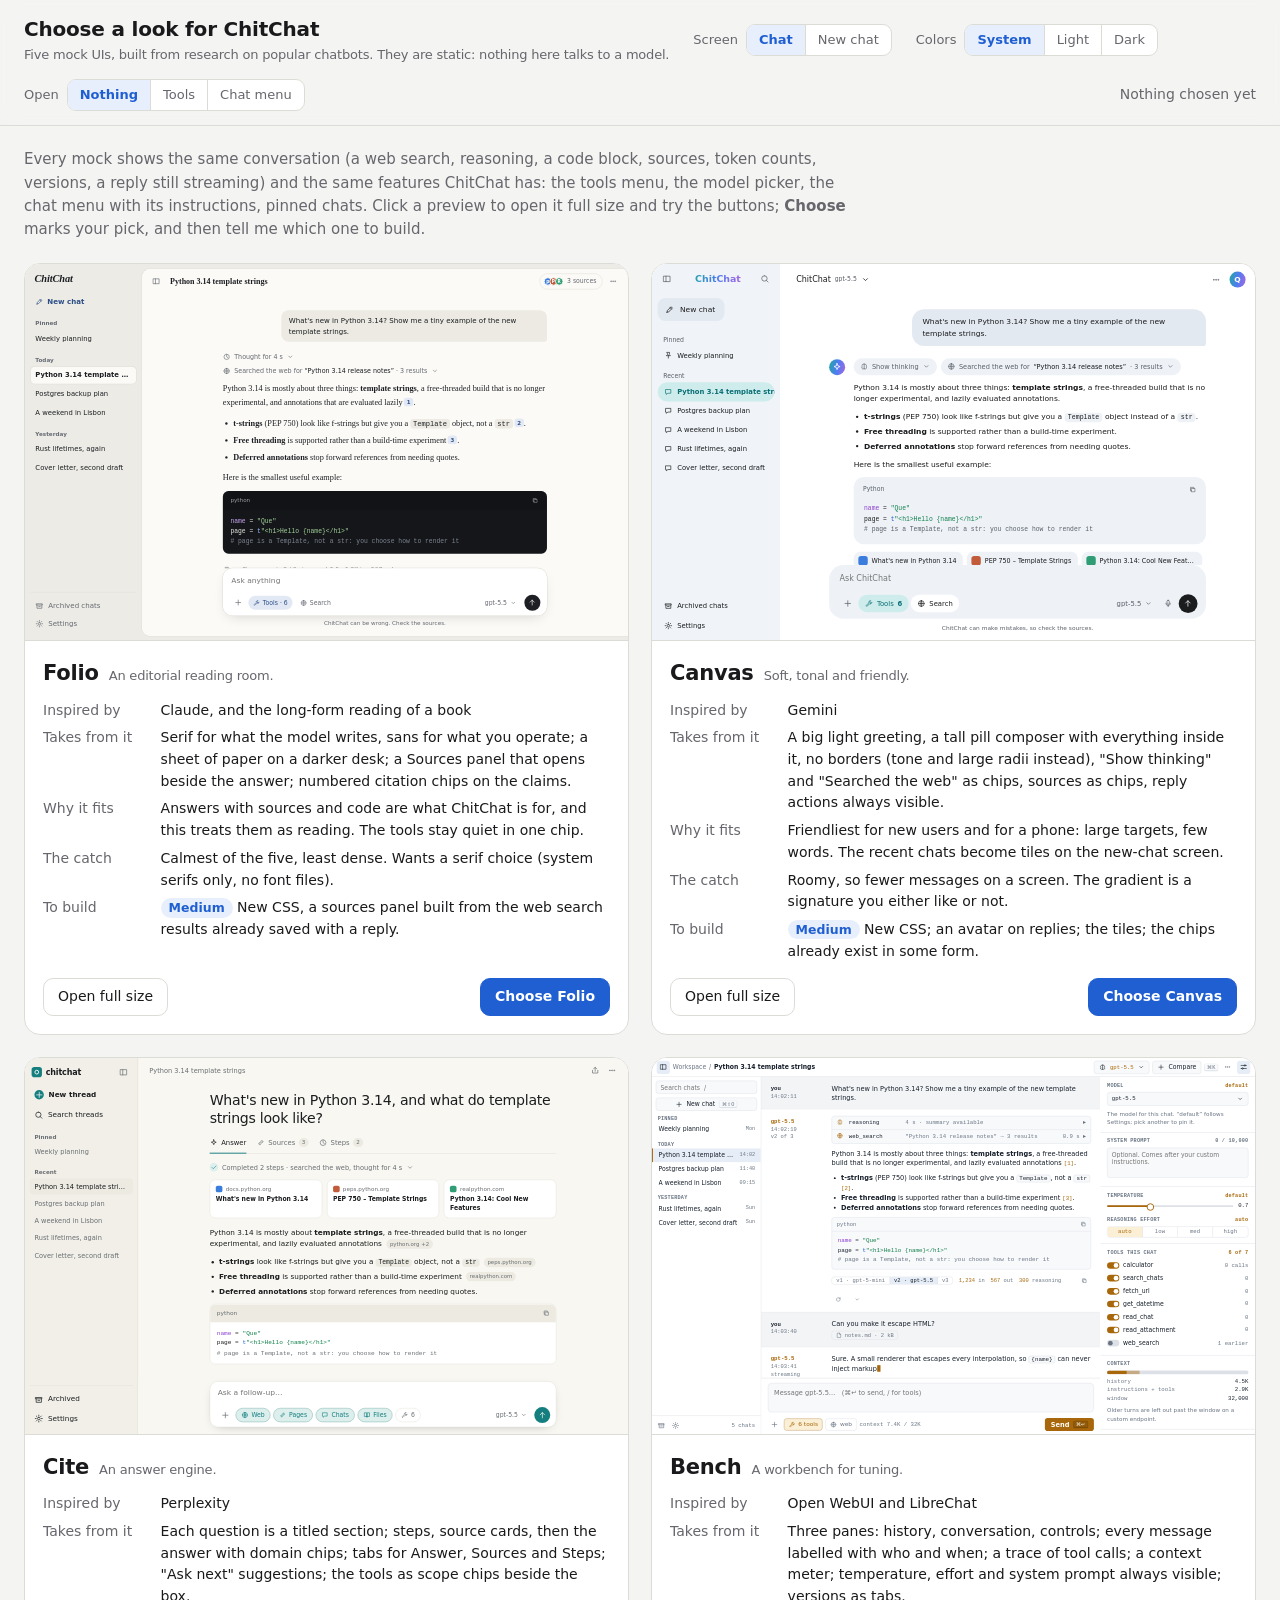
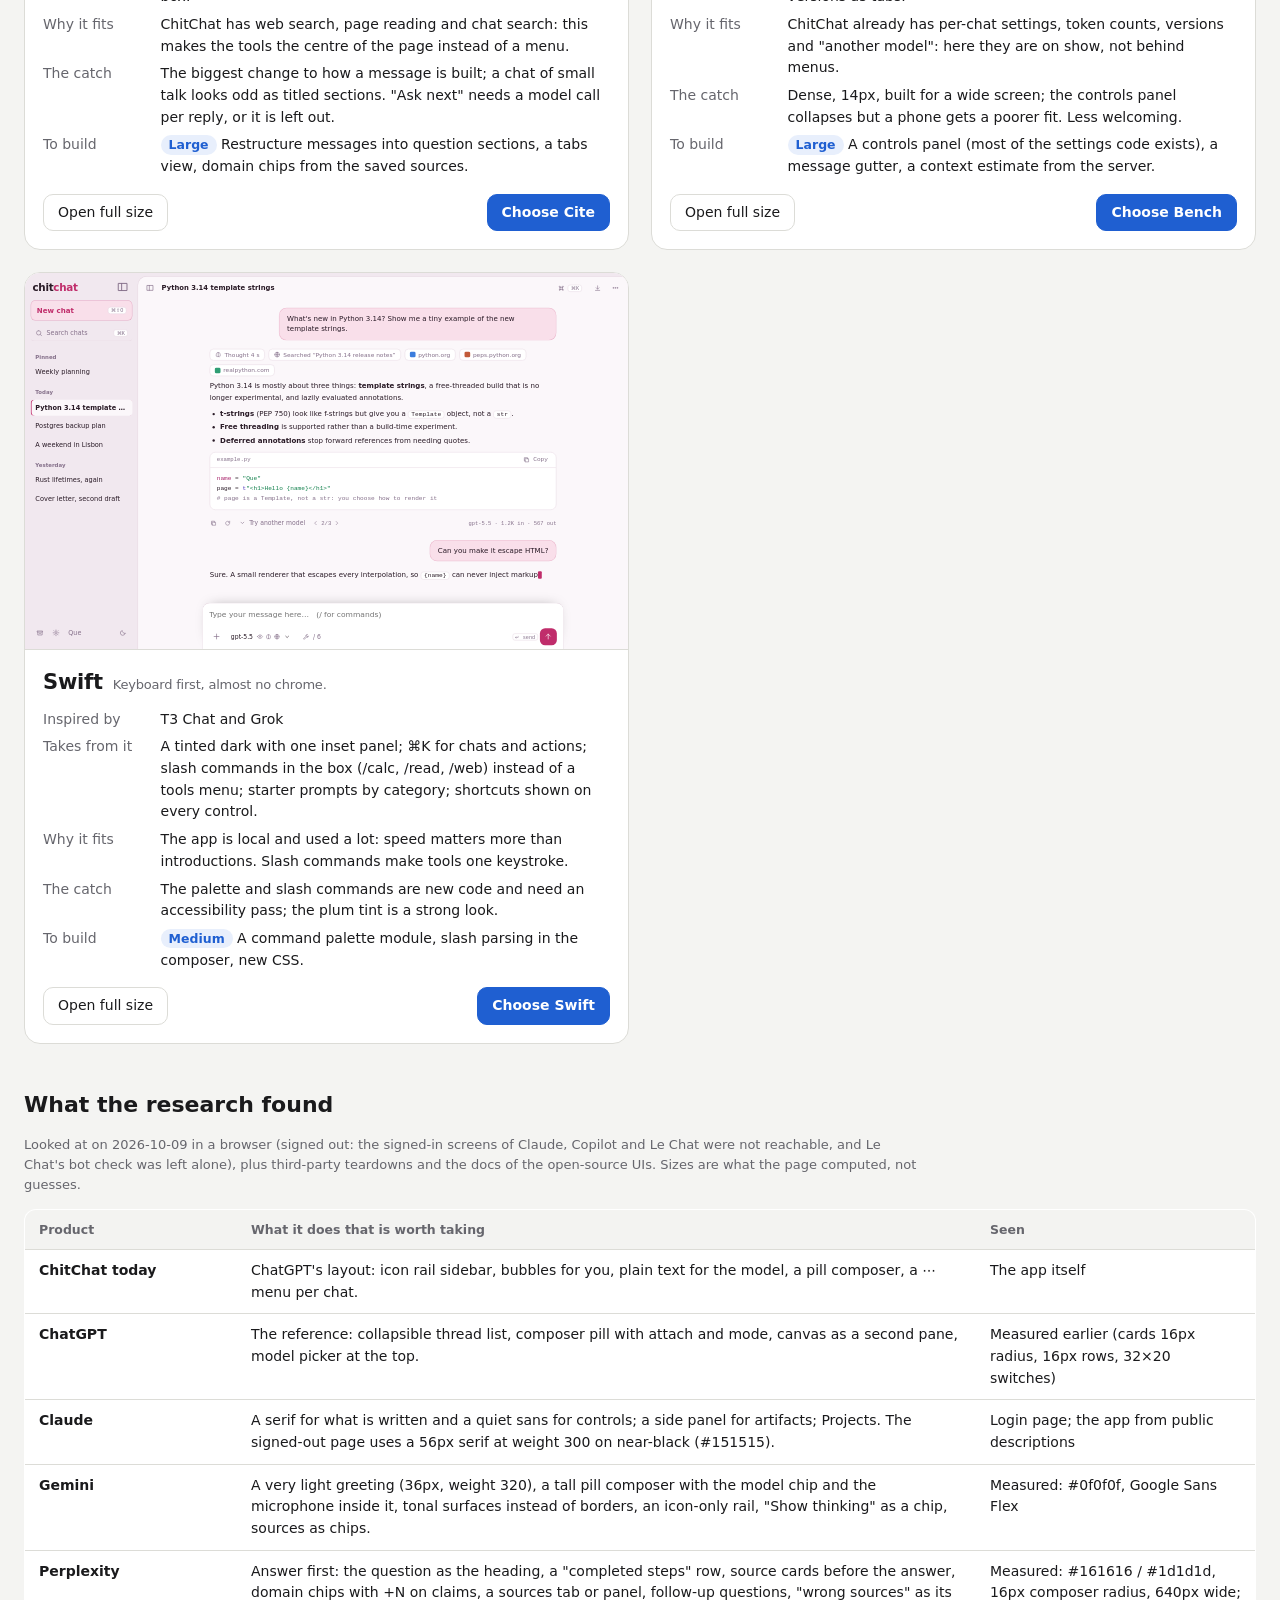
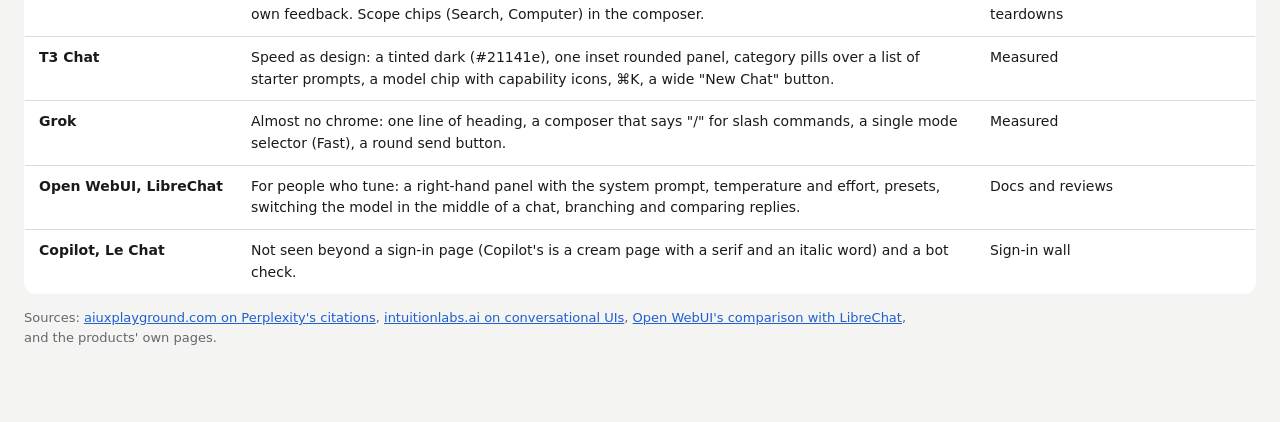
<file: design/mockups/index.html>
<!doctype html>
<html lang="en">
<head>
<meta charset="utf-8">
<meta name="viewport" content="width=device-width, initial-scale=1">
<title>Choose a look · ChitChat mocks</title>
<style>
:root { color-scheme: light dark; --bg: light-dark(#f4f4f2, #141415); --card: light-dark(#ffffff, #1d1d1f); --ink: light-dark(#1a1a1c, #ececee); --muted: light-dark(#66666d, #9d9da6); --line: light-dark(#dcdcd7, #2c2c30); --accent: light-dark(#1f5fd1, #7fa8ff); --soft: light-dark(#e8effc, #1d2a44); --sans: -apple-system, "Avenir Next", system-ui, sans-serif; }
:root[data-theme="light"] { color-scheme: light; } :root[data-theme="dark"] { color-scheme: dark; }
* { box-sizing: border-box; }
body { margin: 0; background: var(--bg); color: var(--ink); font: 15px/1.55 var(--sans); }
header.top { position: sticky; top: 0; z-index: 5; background: color-mix(in srgb, var(--bg) 92%, transparent); backdrop-filter: blur(10px); border-bottom: 1px solid var(--line); }
.in { max-width: 80rem; margin: 0 auto; padding: 14px 24px; display: flex; flex-wrap: wrap; gap: 14px 24px; align-items: center; }
h1 { font-size: 20px; margin: 0; letter-spacing: -0.01em; } h1 small { display: block; font-size: 13px; font-weight: 400; color: var(--muted); }
.ctl { display: flex; align-items: center; gap: 8px; font-size: 13px; color: var(--muted); }
.seg { display: inline-flex; border: 1px solid var(--line); border-radius: 9px; overflow: hidden; background: var(--card); }
.seg button { font: inherit; font-size: 13px; padding: 5px 12px; border: 0; background: none; color: var(--muted); cursor: pointer; border-right: 1px solid var(--line); }
.seg button:last-child { border: 0; } .seg button[aria-pressed="true"] { background: var(--soft); color: var(--accent); font-weight: 600; }
.pick { margin-left: auto; font-size: 14px; display: flex; gap: 10px; align-items: center; }
.pick b { color: var(--accent); }
.pick button { font: inherit; font-size: 13px; padding: 5px 12px; border-radius: 9px; border: 1px solid var(--line); background: var(--card); color: var(--ink); cursor: pointer; }
main { max-width: 80rem; margin: 0 auto; padding: 22px 24px 60px; }
.lede { max-width: 52rem; color: var(--muted); margin: 0 0 22px; }
.grid { display: grid; grid-template-columns: repeat(auto-fit, minmax(min(34rem, 100%), 1fr)); gap: 22px; }
.card { background: var(--card); border: 1px solid var(--line); border-radius: 16px; overflow: hidden; display: flex; flex-direction: column; }
.card[data-picked="true"] { border-color: var(--accent); box-shadow: 0 0 0 2px var(--accent); }
.shot { position: relative; aspect-ratio: 16 / 10; overflow: hidden; background: var(--line); border-bottom: 1px solid var(--line); }
.shot iframe { position: absolute; left: 0; top: 0; width: 1280px; height: 800px; border: 0; transform-origin: 0 0; pointer-events: none; background: #fff; }
.shot a { position: absolute; inset: 0; z-index: 1; }
.info { padding: 16px 18px 18px; display: flex; flex-direction: column; gap: 10px; flex: 1; }
.info h2 { margin: 0; font-size: 21px; letter-spacing: -0.01em; display: flex; align-items: baseline; gap: 10px; flex-wrap: wrap; }
.info h2 span { font-size: 13px; font-weight: 400; color: var(--muted); }
.info p { margin: 0; } .tag { color: var(--muted); font-size: 14px; }
dl { margin: 0; display: grid; grid-template-columns: 6.6rem 1fr; gap: 6px 12px; font-size: 14px; }
dt { color: var(--muted); } dd { margin: 0; }
.eff { display: inline-block; padding: 0 8px; border-radius: 999px; background: var(--soft); color: var(--accent); font-size: 12.5px; font-weight: 600; }
.btns { margin-top: auto; display: flex; gap: 8px; padding-top: 6px; }
.btns a, .btns button { font: inherit; font-size: 14px; padding: 7px 14px; border-radius: 10px; border: 1px solid var(--line); background: var(--card); color: var(--ink); text-decoration: none; cursor: pointer; }
.btns .choose { background: var(--accent); border-color: var(--accent); color: light-dark(#fff, #0d1424); font-weight: 600; margin-left: auto; }
.btns .choose[aria-pressed="true"] { background: var(--soft); color: var(--accent); }
section.research { margin-top: 44px; }
section.research h2 { font-size: 22px; margin: 0 0 6px; }
table { width: 100%; border-collapse: collapse; font-size: 14px; background: var(--card); border: 1px solid var(--line); border-radius: 12px; overflow: hidden; }
th, td { text-align: left; padding: 10px 14px; border-bottom: 1px solid var(--line); vertical-align: top; }
th { font-size: 12.5px; color: var(--muted); font-weight: 600; background: color-mix(in srgb, var(--line) 35%, var(--card)); }
tr:last-child td { border-bottom: 0; } td:first-child { font-weight: 600; white-space: nowrap; }
.fine { color: var(--muted); font-size: 13px; max-width: 56rem; }
ul.src { color: var(--muted); font-size: 13.5px; padding-left: 20px; } ul.src a { color: var(--accent); }
</style>
</head>
<body>
<header class="top"><div class="in">
  <h1>Choose a look for ChitChat<small>Five mock UIs, built from research on popular chatbots. They are static: nothing here talks to a model.</small></h1>
  <div class="ctl">Screen <span class="seg" id="view"><button aria-pressed="true" data-v="chat">Chat</button><button aria-pressed="false" data-v="new">New chat</button></span></div>
  <div class="ctl">Colors <span class="seg" id="theme"><button aria-pressed="true" data-v="">System</button><button aria-pressed="false" data-v="light">Light</button><button aria-pressed="false" data-v="dark">Dark</button></span></div>
  <div class="ctl">Open <span class="seg" id="open"><button aria-pressed="true" data-v="">Nothing</button><button aria-pressed="false" data-v="tools">Tools</button><button aria-pressed="false" data-v="menu">Chat menu</button></span></div>
  <div class="pick" id="pick"></div>
</div></header>

<main>
  <p class="lede">Every mock shows the same conversation (a web search, reasoning, a code block, sources, token counts, versions, a reply still streaming) and the same features ChitChat has: the tools menu, the model picker, the chat menu with its instructions, pinned chats. Click a preview to open it full size and try the buttons; <b>Choose</b> marks your pick, and then tell me which one to build.</p>
  <div class="grid" id="grid"></div>

  <section class="research">
    <h2>What the research found</h2>
    <p class="fine">Looked at on 2026-10-09 in a browser (signed out: the signed-in screens of Claude, Copilot and Le Chat were not reachable, and Le Chat's bot check was left alone), plus third-party teardowns and the docs of the open-source UIs. Sizes are what the page computed, not guesses.</p>
    <table>
      <thead><tr><th>Product</th><th>What it does that is worth taking</th><th>Seen</th></tr></thead>
      <tbody>
        <tr><td>ChitChat today</td><td>ChatGPT's layout: icon rail sidebar, bubbles for you, plain text for the model, a pill composer, a ⋯ menu per chat.</td><td>The app itself</td></tr>
        <tr><td>ChatGPT</td><td>The reference: collapsible thread list, composer pill with attach and mode, canvas as a second pane, model picker at the top.</td><td>Measured earlier (cards 16px radius, 16px rows, 32×20 switches)</td></tr>
        <tr><td>Claude</td><td>A serif for what is written and a quiet sans for controls; a side panel for artifacts; Projects. The signed-out page uses a 56px serif at weight 300 on near-black (#151515).</td><td>Login page; the app from public descriptions</td></tr>
        <tr><td>Gemini</td><td>A very light greeting (36px, weight 320), a tall pill composer with the model chip and the microphone inside it, tonal surfaces instead of borders, an icon-only rail, "Show thinking" as a chip, sources as chips.</td><td>Measured: #0f0f0f, Google Sans Flex</td></tr>
        <tr><td>Perplexity</td><td>Answer first: the question as the heading, a "completed steps" row, source cards before the answer, domain chips with +N on claims, a sources tab or panel, follow-up questions, "wrong sources" as its own feedback. Scope chips (Search, Computer) in the composer.</td><td>Measured: #161616 / #1d1d1d, 16px composer radius, 640px wide; teardowns</td></tr>
        <tr><td>T3 Chat</td><td>Speed as design: a tinted dark (#21141e), one inset rounded panel, category pills over a list of starter prompts, a model chip with capability icons, ⌘K, a wide "New Chat" button.</td><td>Measured</td></tr>
        <tr><td>Grok</td><td>Almost no chrome: one line of heading, a composer that says "/" for slash commands, a single mode selector (Fast), a round send button.</td><td>Measured</td></tr>
        <tr><td>Open WebUI, LibreChat</td><td>For people who tune: a right-hand panel with the system prompt, temperature and effort, presets, switching the model in the middle of a chat, branching and comparing replies.</td><td>Docs and reviews</td></tr>
        <tr><td>Copilot, Le Chat</td><td>Not seen beyond a sign-in page (Copilot's is a cream page with a serif and an italic word) and a bot check.</td><td>Sign-in wall</td></tr>
      </tbody>
    </table>
    <p class="fine" style="margin-top:14px">Sources: <a href="https://aiuxplayground.com/teardowns/perplexity/citations" style="color:var(--accent)">aiuxplayground.com on Perplexity's citations</a>, <a href="https://intuitionlabs.ai/articles/conversational-ai-ui-comparison-2025" style="color:var(--accent)">intuitionlabs.ai on conversational UIs</a>, <a href="https://docs.openwebui.com/alternatives/librechat.md" style="color:var(--accent)">Open WebUI's comparison with LibreChat</a>, and the products' own pages.</p>
  </section>
</main>

<script>
const MOCKS = [
  { id: 'folio', name: 'Folio', file: 'folio.html', tag: 'An editorial reading room.',
    from: 'Claude, and the long-form reading of a book',
    takes: 'Serif for what the model writes, sans for what you operate; a sheet of paper on a darker desk; a Sources panel that opens beside the answer; numbered citation chips on the claims.',
    fits: 'Answers with sources and code are what ChitChat is for, and this treats them as reading. The tools stay quiet in one chip.',
    cost: 'Calmest of the five, least dense. Wants a serif choice (system serifs only, no font files).',
    effort: 'M', work: 'New CSS, a sources panel built from the web search results already saved with a reply.' },
  { id: 'canvas', name: 'Canvas', file: 'canvas.html', tag: 'Soft, tonal and friendly.',
    from: 'Gemini',
    takes: 'A big light greeting, a tall pill composer with everything inside it, no borders (tone and large radii instead), "Show thinking" and "Searched the web" as chips, sources as chips, reply actions always visible.',
    fits: 'Friendliest for new users and for a phone: large targets, few words. The recent chats become tiles on the new-chat screen.',
    cost: 'Roomy, so fewer messages on a screen. The gradient is a signature you either like or not.',
    effort: 'M', work: 'New CSS; an avatar on replies; the tiles; the chips already exist in some form.' },
  { id: 'cite', name: 'Cite', file: 'cite.html', tag: 'An answer engine.',
    from: 'Perplexity',
    takes: 'Each question is a titled section; steps, source cards, then the answer with domain chips; tabs for Answer, Sources and Steps; "Ask next" suggestions; the tools as scope chips beside the box.',
    fits: 'ChitChat has web search, page reading and chat search: this makes the tools the centre of the page instead of a menu.',
    cost: 'The biggest change to how a message is built; a chat of small talk looks odd as titled sections. "Ask next" needs a model call per reply, or it is left out.',
    effort: 'L', work: 'Restructure messages into question sections, a tabs view, domain chips from the saved sources.' },
  { id: 'bench', name: 'Bench', file: 'bench.html', tag: 'A workbench for tuning.',
    from: 'Open WebUI and LibreChat',
    takes: 'Three panes: history, conversation, controls; every message labelled with who and when; a trace of tool calls; a context meter; temperature, effort and system prompt always visible; versions as tabs.',
    fits: 'ChitChat already has per-chat settings, token counts, versions and "another model": here they are on show, not behind menus.',
    cost: 'Dense, 14px, built for a wide screen; the controls panel collapses but a phone gets a poorer fit. Less welcoming.',
    effort: 'L', work: 'A controls panel (most of the settings code exists), a message gutter, a context estimate from the server.' },
  { id: 'swift', name: 'Swift', file: 'swift.html', tag: 'Keyboard first, almost no chrome.',
    from: 'T3 Chat and Grok',
    takes: 'A tinted dark with one inset panel; ⌘K for chats and actions; slash commands in the box (/calc, /read, /web) instead of a tools menu; starter prompts by category; shortcuts shown on every control.',
    fits: 'The app is local and used a lot: speed matters more than introductions. Slash commands make tools one keystroke.',
    cost: 'The palette and slash commands are new code and need an accessibility pass; the plum tint is a strong look.',
    effort: 'M', work: 'A command palette module, slash parsing in the composer, new CSS.' },
]
const state = { view: 'chat', theme: '', open: '', pick: localStorage.getItem('chitchat-mock-pick') || '' }
const grid = document.getElementById('grid')
const url = (m) => `${m.file}?view=${state.view}${state.theme ? `&theme=${state.theme}` : ''}${state.open ? `&open=${state.open}` : ''}`
for (const m of MOCKS) {
  const card = document.createElement('article')
  card.className = 'card'; card.id = m.id
  card.innerHTML = `
    <div class="shot"><iframe title="${m.name}" loading="lazy" tabindex="-1"></iframe><a href="" target="_blank" aria-label="Open ${m.name} full size"></a></div>
    <div class="info">
      <h2>${m.name} <span>${m.tag}</span></h2>
      <dl>
        <dt>Inspired by</dt><dd>${m.from}</dd>
        <dt>Takes from it</dt><dd>${m.takes}</dd>
        <dt>Why it fits</dt><dd>${m.fits}</dd>
        <dt>The catch</dt><dd>${m.cost}</dd>
        <dt>To build</dt><dd><span class="eff">${m.effort === 'M' ? 'Medium' : 'Large'}</span> ${m.work}</dd>
      </dl>
      <div class="btns"><a href="" target="_blank">Open full size</a><button class="choose" aria-pressed="false">Choose ${m.name}</button></div>
    </div>`
  grid.append(card)
  m.card = card
  card.querySelector('.choose').onclick = () => { state.pick = state.pick === m.id ? '' : m.id; localStorage.setItem('chitchat-mock-pick', state.pick); render() }
}
function fit() {
  document.querySelectorAll('.shot').forEach((s) => { s.querySelector('iframe').style.transform = `scale(${s.clientWidth / 1280})` })
}
function render() {
  for (const m of MOCKS) {
    const href = url(m)
    const frame = m.card.querySelector('iframe')
    if (frame.dataset.src !== href) { frame.dataset.src = href; frame.src = href }
    m.card.querySelectorAll('a[href]').forEach((a) => (a.href = href))
    m.card.dataset.picked = String(state.pick === m.id)
    const b = m.card.querySelector('.choose'); b.setAttribute('aria-pressed', String(state.pick === m.id)); b.textContent = state.pick === m.id ? `Chosen: ${m.name}` : `Choose ${m.name}`
  }
  const picked = MOCKS.find((m) => m.id === state.pick)
  document.getElementById('pick').innerHTML = picked ? `Your pick: <b>${picked.name}</b> <button id="copy">Copy “go with ${picked.name}”</button>` : '<span style="color:var(--muted)">Nothing chosen yet</span>'
  const copy = document.getElementById('copy'); if (copy) copy.onclick = () => navigator.clipboard?.writeText(`go with ${picked.name}`).then(() => (copy.textContent = 'Copied'))
  fit()
}
for (const id of ['view', 'theme', 'open']) {
  document.getElementById(id).addEventListener('click', (e) => {
    const b = e.target.closest('button'); if (!b) return
    state[id] = b.dataset.v
    document.querySelectorAll(`#${id} button`).forEach((x) => x.setAttribute('aria-pressed', String(x === b)))
    if (id === 'theme') { if (state.theme) document.documentElement.dataset.theme = state.theme; else delete document.documentElement.dataset.theme }
    render()
  })
}
new ResizeObserver(fit).observe(grid)
render()
</script>
</body>
</html>
</file>
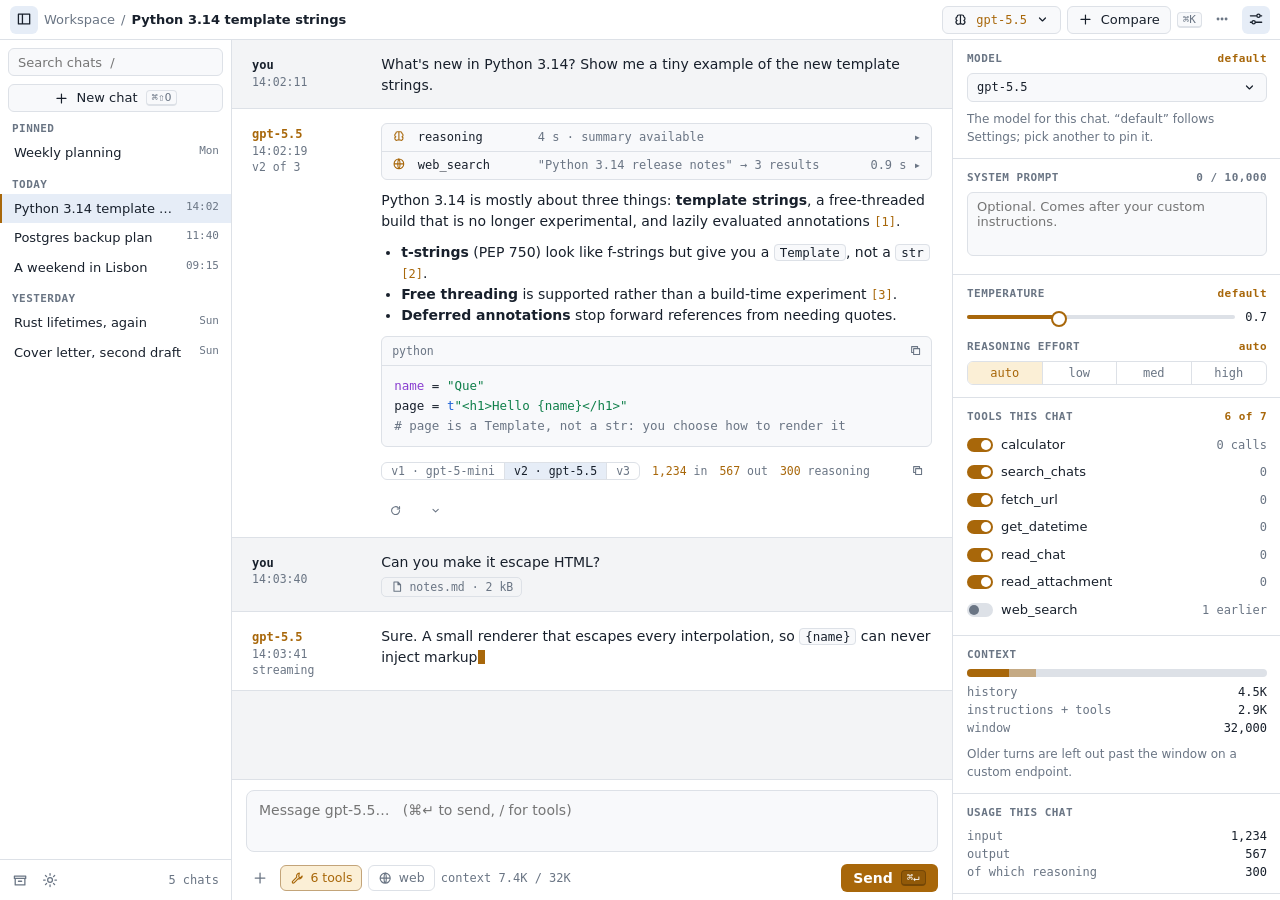
<file: design/mockups/bench.html>
<!doctype html>
<html lang="en">
<head>
<meta charset="utf-8">
<meta name="viewport" content="width=device-width, initial-scale=1">
<title>Bench · ChitChat mock</title>
<style>
/* BENCH: a workbench for people who tune things. Three panes (history, conversation, controls), the numbers on show
   (tokens, context, tools), every message labelled with who wrote it and when. Dense on purpose: 14px, thin rules. */
:root {
  color-scheme: light dark;
  --bg: light-dark(#f3f4f6, #0e1217);
  --panel: light-dark(#ffffff, #141a21);
  --raised: light-dark(#f8f9fb, #1a212a);
  --line: light-dark(#dde1e7, #243040);
  --ink: light-dark(#18202c, #d8dee6);
  --muted: light-dark(#6a7584, #8793a3);
  --amber: light-dark(#a8670a, #f0b04a);
  --amber-soft: light-dark(#fbefd6, #3a2c12);
  --sel: light-dark(#e6edf7, #1f2c3d);
  --sans: system-ui, -apple-system, "Segoe UI", sans-serif;
  --mono: ui-monospace, "SF Mono", Menlo, Consolas, monospace;
}
:root[data-theme="light"] { color-scheme: light; }
:root[data-theme="dark"] { color-scheme: dark; }
* { box-sizing: border-box; }
body { margin: 0; height: 100vh; display: grid; grid-template: 40px minmax(0, 1fr) / 14.5rem minmax(0, 1fr) 20.5rem; background: var(--bg); color: var(--ink); font: 14px/1.5 var(--sans); }
body.hist-closed { grid-template-columns: 0 minmax(0, 1fr) 20.5rem; }
body.ctl-closed { grid-template-columns: 14.5rem minmax(0, 1fr) 0; }
body.hist-closed.ctl-closed { grid-template-columns: 0 minmax(0, 1fr) 0; }
body[data-view="new"] .v-chat, body[data-view="chat"] .v-new { display: none !important; }
button { font: inherit; color: inherit; background: none; border: 0; cursor: pointer; padding: 0; }
.ic { display: inline-grid; place-items: center; }
.ic svg { width: 1.15em; height: 1.15em; fill: none; stroke: currentColor; stroke-width: 1.6; stroke-linecap: round; stroke-linejoin: round; }
.mono { font-family: var(--mono); font-size: 12px; }
.ib { width: 28px; height: 28px; border-radius: 6px; display: inline-grid; place-items: center; color: var(--muted); }
.ib:hover, .ib.on { background: var(--sel); color: var(--ink); }
kbd { font: 11px var(--mono); border: 1px solid var(--line); border-bottom-width: 2px; border-radius: 4px; padding: 0 5px; color: var(--muted); background: var(--raised); }

/* top bar spans all */
.tb { grid-column: 1 / -1; display: flex; align-items: center; gap: 6px; padding: 0 10px; border-bottom: 1px solid var(--line); background: var(--panel); }
.tb .path { color: var(--muted); font-size: 13px; display: flex; gap: 6px; align-items: center; min-width: 0; }
.tb .path b { color: var(--ink); font-weight: 600; white-space: nowrap; overflow: hidden; text-overflow: ellipsis; }
.sel { display: inline-flex; align-items: center; gap: 8px; height: 28px; padding: 0 10px; border: 1px solid var(--line); border-radius: 6px; background: var(--raised); font-size: 13px; }
.sel:hover { border-color: var(--muted); }
.sel .mono { color: var(--amber); }
.sp { flex: 1; }

/* history */
.hist { background: var(--panel); border-right: 1px solid var(--line); overflow: hidden; display: flex; flex-direction: column; min-width: 0; }
.hist .s { padding: 8px; }
.hist input { width: 100%; height: 28px; border: 1px solid var(--line); border-radius: 6px; background: var(--raised); color: inherit; padding: 0 9px; font: 13px var(--sans); outline: 0; }
.hist input:focus { border-color: var(--amber); }
.hist h3 { font: 600 11px var(--mono); color: var(--muted); margin: 10px 12px 3px; letter-spacing: 0.04em; }
.h { display: flex; justify-content: space-between; gap: 8px; padding: 5px 12px; color: inherit; text-decoration: none; font-size: 13px; border-left: 2px solid transparent; }
.h span:first-child { white-space: nowrap; overflow: hidden; text-overflow: ellipsis; }
.h .mono { color: var(--muted); font-size: 11px; flex: none; }
.h:hover { background: var(--raised); }
.h[aria-current] { background: var(--sel); border-left-color: var(--amber); }
.hist .foot { margin-top: auto; border-top: 1px solid var(--line); padding: 6px; display: flex; gap: 2px; }

/* conversation */
.conv { display: flex; flex-direction: column; min-width: 0; min-height: 0; position: relative; }
.log { flex: 1; overflow-y: auto; }
.msg { display: grid; grid-template-columns: 7.2rem minmax(0, 1fr); gap: 0 14px; padding: 14px 20px 12px; border-bottom: 1px solid var(--line); max-width: 62rem; }
.msg.assistant { background: var(--panel); }
.who { font: 11.5px/1.4 var(--mono); color: var(--muted); padding-top: 3px; }
.who b { display: block; font-weight: 600; color: var(--ink); font-size: 12px; }
.who .role-a { color: var(--amber); }
.txt p { margin: 0 0 10px; }
.txt ul { margin: 0 0 10px; padding-left: 20px; }
.txt code { font: 12.5px var(--mono); background: var(--raised); border: 1px solid var(--line); border-radius: 4px; padding: 0 5px; }
.trace { border: 1px solid var(--line); border-radius: 6px; background: var(--raised); margin: 0 0 10px; font: 12px var(--mono); }
.trace .t { display: grid; grid-template-columns: 1.1rem 7rem minmax(0, 1fr) auto; gap: 8px; align-items: center; padding: 5px 10px; }
.trace .t + .t { border-top: 1px solid var(--line); }
.trace .ok { color: var(--amber); } .trace .q { white-space: nowrap; overflow: hidden; text-overflow: ellipsis; color: var(--muted); } .trace .ms { color: var(--muted); }
.code { border: 1px solid var(--line); border-radius: 6px; overflow: hidden; margin: 0 0 10px; background: var(--raised); }
.code .ch { display: flex; justify-content: space-between; align-items: center; padding: 3px 4px 3px 10px; border-bottom: 1px solid var(--line); color: var(--muted); font: 11.5px var(--mono); }
.code pre { margin: 0; padding: 10px 12px; font: 12.5px/1.6 var(--mono); overflow-x: auto; }
.k { color: light-dark(#8a3fd0, #c9a2f5); } .s { color: light-dark(#0f7f4a, #8fd6a5); } .c { color: var(--muted); } .f { color: light-dark(#1d62d6, #8cb6f7); }
.foot-line { display: flex; align-items: center; gap: 12px; color: var(--muted); font: 11.5px var(--mono); flex-wrap: wrap; }
.foot-line .n { color: var(--amber); }
.vtabs { display: inline-flex; border: 1px solid var(--line); border-radius: 6px; overflow: hidden; }
.vtabs button { padding: 1px 9px; font: 11.5px var(--mono); color: var(--muted); border-right: 1px solid var(--line); }
.vtabs button:last-child { border: 0; } .vtabs .on { background: var(--sel); color: var(--ink); }
.caret { display: inline-block; width: 7px; height: 14px; background: var(--amber); vertical-align: -2px; animation: blink 1s steps(2) infinite; }
@keyframes blink { 50% { opacity: 0; } }
.att { display: inline-flex; align-items: center; gap: 6px; margin-top: 4px; padding: 2px 8px; border: 1px solid var(--line); border-radius: 5px; font: 11.5px var(--mono); color: var(--muted); }

/* composer */
.cmp { border-top: 1px solid var(--line); background: var(--panel); padding: 10px 14px 8px; }
.cmp textarea { width: 100%; border: 1px solid var(--line); border-radius: 8px; background: var(--raised); color: inherit; resize: none; outline: 0; font: 14px/1.5 var(--sans); padding: 9px 12px; min-height: 52px; }
.cmp textarea:focus { border-color: var(--amber); }
.cmp .r { display: flex; align-items: center; gap: 6px; margin-top: 6px; position: relative; }
.tg { display: inline-flex; align-items: center; gap: 6px; height: 26px; padding: 0 9px; border: 1px solid var(--line); border-radius: 6px; font-size: 12.5px; color: var(--muted); }
.tg.on { color: var(--amber); border-color: color-mix(in srgb, var(--amber) 50%, var(--line)); background: var(--amber-soft); }
.run { height: 28px; padding: 0 12px; border-radius: 6px; background: var(--amber); color: light-dark(#fff, #1a1203); font-weight: 600; display: inline-flex; align-items: center; gap: 8px; }
.run kbd { background: #0002; border-color: #0003; color: inherit; }

/* controls */
.ctl { background: var(--panel); border-left: 1px solid var(--line); overflow: auto; min-width: 0; }
.ctl > div { width: 20.5rem; }
.sec { padding: 12px 14px; border-bottom: 1px solid var(--line); }
.sec h4 { margin: 0 0 8px; font: 600 11px var(--mono); letter-spacing: 0.04em; color: var(--muted); display: flex; justify-content: space-between; }
.sec h4 em { font-style: normal; color: var(--amber); }
.field { width: 100%; border: 1px solid var(--line); border-radius: 6px; background: var(--raised); color: inherit; padding: 6px 9px; font: 13px var(--sans); outline: 0; }
textarea.field { resize: none; min-height: 64px; }
.range { display: flex; align-items: center; gap: 10px; }
.range .tr { flex: 1; height: 4px; border-radius: 2px; background: var(--line); position: relative; }
.range .tr i { position: absolute; left: 0; top: 0; bottom: 0; width: 35%; background: var(--amber); border-radius: 2px; }
.range .tr i::after { content: ""; position: absolute; right: -6px; top: -4px; width: 12px; height: 12px; border-radius: 50%; background: var(--panel); border: 2px solid var(--amber); }
.seg { display: grid; grid-template-columns: repeat(4, 1fr); border: 1px solid var(--line); border-radius: 6px; overflow: hidden; }
.seg button { padding: 4px 0; font: 12px var(--mono); color: var(--muted); border-right: 1px solid var(--line); }
.seg button:last-child { border: 0; } .seg .on { background: var(--amber-soft); color: var(--amber); }
.tl { display: flex; align-items: center; gap: 8px; padding: 4px 0; font-size: 13px; }
.tl .g { flex: 1; } .tl .mono { color: var(--muted); }
.sw { width: 26px; height: 14px; border-radius: 7px; background: var(--line); position: relative; flex: none; }
.sw::after { content: ""; position: absolute; left: 2px; top: 2px; width: 10px; height: 10px; border-radius: 50%; background: var(--muted); }
.sw.on { background: var(--amber); } .sw.on::after { left: 14px; background: #fff; }
.meter { height: 8px; border-radius: 4px; background: var(--line); overflow: hidden; display: flex; }
.meter i { display: block; } .meter .a { background: var(--amber); width: 14%; } .meter .b { background: color-mix(in srgb, var(--amber) 45%, var(--line)); width: 9%; }
.kv { display: flex; justify-content: space-between; font: 12px var(--mono); color: var(--muted); padding: 2px 0; } .kv b { color: var(--ink); font-weight: 500; }
.note { margin: 8px 0 0; font-size: 12px; color: var(--muted); }

/* new chat */
.start { max-width: 46rem; width: 100%; margin: 0 auto; padding: 8vh 24px 0; }
.start h1 { font: 600 20px var(--sans); margin: 0 0 4px; } .start p { margin: 0 0 18px; color: var(--muted); }
.tbl { border: 1px solid var(--line); border-radius: 8px; background: var(--panel); overflow: hidden; margin-bottom: 18px; }
.tbl .tr { display: grid; grid-template-columns: 1.4rem 1fr auto; gap: 10px; align-items: center; padding: 8px 12px; text-decoration: none; color: inherit; }
.tbl .tr + .tr { border-top: 1px solid var(--line); } .tbl .tr:hover { background: var(--raised); }
.tbl .tr .mono { color: var(--muted); }
.tbl .hd { font: 600 11px var(--mono); color: var(--muted); padding: 7px 12px; background: var(--raised); border-bottom: 1px solid var(--line); letter-spacing: 0.04em; }

/* menus */
.menu { position: absolute; z-index: 8; background: var(--panel); border: 1px solid var(--line); border-radius: 8px; box-shadow: 0 16px 40px -12px #0008; padding: 4px; width: 19rem; }
body:not([data-open="tools"]) #m-tools, body:not([data-open="model"]) #m-model, body:not([data-open="menu"]) #m-menu { display: none; }
#m-tools { left: 0; bottom: 34px; } #m-model { left: 16rem; top: 36px; width: 17rem; position: fixed; }
#m-menu { position: fixed; right: 12px; top: 38px; width: 16rem; }
.mi { display: flex; align-items: center; gap: 9px; padding: 6px 9px; border-radius: 5px; width: 100%; text-align: left; font-size: 13px; }
.mi:hover { background: var(--sel); } .mi .g { flex: 1; } .mi .mono { color: var(--muted); }
.menu hr { border: 0; border-top: 1px solid var(--line); margin: 4px 2px; }
.red { color: light-dark(#b3261e, #ff9a92); }
@media (max-width: 1000px) { body, body.hist-closed, body.ctl-closed { grid-template-columns: 0 minmax(0, 1fr) 0; } .msg { grid-template-columns: 1fr; } }
</style>
</head>
<body>
<div class="tb">
  <button class="ib on" data-toggle="hist" aria-label="History"><i data-i="sidebar"></i></button>
  <div class="path"><span>Workspace</span><span>/</span><b class="v-chat">Python 3.14 template strings</b><b class="v-new">New chat</b></div>
  <span class="sp"></span>
  <button class="sel" data-open="model"><i data-i="brain"></i> <span class="mono">gpt-5.5</span> <i data-i="down"></i></button>
  <button class="sel" title="Run the same prompt on a second model"><i data-i="plus"></i> Compare</button>
  <kbd>⌘K</kbd>
  <button class="ib" data-open="menu" aria-label="Chat actions"><i data-i="more"></i></button>
  <button class="ib on" data-toggle="ctl" aria-label="Controls"><i data-i="sliders"></i></button>
</div>

<aside class="hist">
  <div class="s"><input placeholder="Search chats  /" aria-label="Search"></div>
  <div style="padding:0 8px"><button class="sel" style="width:100%;justify-content:center" data-view-to="new"><i data-i="plus"></i> New chat <kbd>⌘⇧O</kbd></button></div>
  <h3>PINNED</h3>
  <a class="h" href="#"><span>Weekly planning</span><span class="mono">Mon</span></a>
  <h3>TODAY</h3>
  <a class="h" href="#" aria-current="page" data-view-to="chat"><span>Python 3.14 template strings</span><span class="mono">14:02</span></a>
  <a class="h" href="#"><span>Postgres backup plan</span><span class="mono">11:40</span></a>
  <a class="h" href="#"><span>A weekend in Lisbon</span><span class="mono">09:15</span></a>
  <h3>YESTERDAY</h3>
  <a class="h" href="#"><span>Rust lifetimes, again</span><span class="mono">Sun</span></a>
  <a class="h" href="#"><span>Cover letter, second draft</span><span class="mono">Sun</span></a>
  <div class="foot"><button class="ib" aria-label="Archived"><i data-i="archive"></i></button><button class="ib" aria-label="Settings"><i data-i="gear"></i></button><span class="sp"></span><span class="mono" style="color:var(--muted);align-self:center;padding-right:6px">5 chats</span></div>
</aside>

<main class="conv">
  <div class="log v-chat">
    <div class="msg user">
      <div class="who"><b>you</b>14:02:11</div>
      <div class="txt"><p style="margin:0">What's new in Python 3.14? Show me a tiny example of the new template strings.</p></div>
    </div>
    <div class="msg assistant">
      <div class="who"><b class="role-a">gpt-5.5</b>14:02:19<br>v2 of 3</div>
      <div class="txt">
        <div class="trace">
          <div class="t"><span class="ok"><i data-i="brain"></i></span><span>reasoning</span><span class="q">4 s · summary available</span><span class="ms">▸</span></div>
          <div class="t"><span class="ok"><i data-i="globe"></i></span><span>web_search</span><span class="q">"Python 3.14 release notes" → 3 results</span><span class="ms">0.9 s ▸</span></div>
        </div>
        <p>Python 3.14 is mostly about three things: <b>template strings</b>, a free-threaded build that is no longer experimental, and lazily evaluated annotations <span class="mono" style="color:var(--amber)">[1]</span>.</p>
        <ul>
          <li><b>t-strings</b> (PEP 750) look like f-strings but give you a <code>Template</code>, not a <code>str</code> <span class="mono" style="color:var(--amber)">[2]</span>.</li>
          <li><b>Free threading</b> is supported rather than a build-time experiment <span class="mono" style="color:var(--amber)">[3]</span>.</li>
          <li><b>Deferred annotations</b> stop forward references from needing quotes.</li>
        </ul>
        <div class="code"><div class="ch"><span>python</span><button class="ib" style="width:22px;height:22px"><i data-i="copy"></i></button></div>
<pre><span class="k">name</span> = <span class="s">"Que"</span>
page = <span class="f">t</span><span class="s">"&lt;h1&gt;Hello {name}&lt;/h1&gt;"</span>
<span class="c"># page is a Template, not a str: you choose how to render it</span></pre></div>
        <div class="foot-line">
          <span class="vtabs"><button>v1 · gpt-5-mini</button><button class="on">v2 · gpt-5.5</button><button>v3</button></span>
          <span><span class="n">1,234</span> in</span><span><span class="n">567</span> out</span><span><span class="n">300</span> reasoning</span>
          <span style="flex:1"></span>
          <button class="ib" aria-label="Copy"><i data-i="copy"></i></button><button class="ib" aria-label="Regenerate"><i data-i="refresh"></i></button><button class="ib" aria-label="Another model"><i data-i="down"></i></button>
        </div>
      </div>
    </div>
    <div class="msg user">
      <div class="who"><b>you</b>14:03:40</div>
      <div class="txt"><p style="margin:0">Can you make it escape HTML?</p><span class="att"><i data-i="file"></i> notes.md · 2 kB</span></div>
    </div>
    <div class="msg assistant">
      <div class="who"><b class="role-a">gpt-5.5</b>14:03:41<br>streaming</div>
      <div class="txt"><p style="margin:0">Sure. A small renderer that escapes every interpolation, so <code>{name}</code> can never inject markup<span class="caret"></span></p></div>
    </div>
  </div>

  <div class="log v-new">
    <div class="start">
      <h1>New chat</h1>
      <p>Model <span class="mono" style="color:var(--amber)">gpt-5.5</span> · 6 tools on · no instructions. Change any of it in the controls on the right.</p>
      <div class="tbl"><div class="hd">CONTINUE</div>
        <a class="tr" href="#" data-view-to="chat"><i data-i="chat"></i><span>Python 3.14 template strings</span><span class="mono">14:02</span></a>
        <a class="tr" href="#"><i data-i="chat"></i><span>Postgres backup plan</span><span class="mono">11:40</span></a>
        <a class="tr" href="#"><i data-i="chat"></i><span>A weekend in Lisbon</span><span class="mono">09:15</span></a>
      </div>
      <div class="tbl"><div class="hd">STARTERS</div>
        <a class="tr" href="#"><i data-i="book"></i><span>Summarize an attached file</span><span class="mono">read_attachment</span></a>
        <a class="tr" href="#"><i data-i="globe"></i><span>Research a question with sources</span><span class="mono">web_search</span></a>
        <a class="tr" href="#"><i data-i="calc"></i><span>Work out a calculation exactly</span><span class="mono">calculator</span></a>
      </div>
    </div>
  </div>

  <div class="cmp">
    <textarea placeholder="Message gpt-5.5…   (⌘↵ to send, / for tools)"></textarea>
    <div class="r">
      <button class="ib" aria-label="Attach"><i data-i="plus"></i></button>
      <button class="tg on" data-open="tools"><i data-i="wrench"></i> 6 tools</button>
      <button class="tg"><i data-i="globe"></i> web</button>
      <span class="mono" style="color:var(--muted)">context 7.4K / 32K</span>
      <span class="sp"></span>
      <button class="run">Send <kbd>⌘↵</kbd></button>
      <div class="menu" id="m-tools" data-keep-open>
        <button class="mi"><span class="sw on"></span><span class="g">calculator</span><span class="mono">exact maths</span></button>
        <button class="mi"><span class="sw on"></span><span class="g">search_chats</span><span class="mono">past chats</span></button>
        <button class="mi"><span class="sw on"></span><span class="g">fetch_url</span><span class="mono">read a page</span></button>
        <button class="mi"><span class="sw on"></span><span class="g">get_datetime</span><span class="mono">time, zones</span></button>
        <button class="mi"><span class="sw on"></span><span class="g">read_chat</span><span class="mono">open a chat</span></button>
        <button class="mi"><span class="sw on"></span><span class="g">read_attachment</span><span class="mono">earlier files</span></button>
        <hr>
        <button class="mi"><span class="sw"></span><span class="g">web_search</span><span class="mono">costs per call</span></button>
      </div>
    </div>
  </div>
</main>

<aside class="ctl"><div>
  <div class="sec"><h4>MODEL <em>default</em></h4>
    <div class="field" style="display:flex;justify-content:space-between"><span class="mono">gpt-5.5</span><i data-i="down"></i></div>
    <p class="note">The model for this chat. “default” follows Settings; pick another to pin it.</p></div>
  <div class="sec"><h4>SYSTEM PROMPT <span class="mono" style="font-size:11px">0 / 10,000</span></h4>
    <textarea class="field" placeholder="Optional. Comes after your custom instructions."></textarea></div>
  <div class="sec"><h4>TEMPERATURE <em>default</em></h4>
    <div class="range"><span class="tr"><i></i></span><span class="mono">0.7</span></div>
    <h4 style="margin-top:14px">REASONING EFFORT <em>auto</em></h4>
    <div class="seg"><button class="on">auto</button><button>low</button><button>med</button><button>high</button></div></div>
  <div class="sec"><h4>TOOLS THIS CHAT <em>6 of 7</em></h4>
    <div class="tl"><span class="sw on"></span><span class="g">calculator</span><span class="mono">0 calls</span></div>
    <div class="tl"><span class="sw on"></span><span class="g">search_chats</span><span class="mono">0</span></div>
    <div class="tl"><span class="sw on"></span><span class="g">fetch_url</span><span class="mono">0</span></div>
    <div class="tl"><span class="sw on"></span><span class="g">get_datetime</span><span class="mono">0</span></div>
    <div class="tl"><span class="sw on"></span><span class="g">read_chat</span><span class="mono">0</span></div>
    <div class="tl"><span class="sw on"></span><span class="g">read_attachment</span><span class="mono">0</span></div>
    <div class="tl"><span class="sw"></span><span class="g">web_search</span><span class="mono">1 earlier</span></div></div>
  <div class="sec"><h4>CONTEXT</h4>
    <div class="meter"><i class="a"></i><i class="b"></i></div>
    <div class="kv" style="margin-top:6px"><span>history</span><b>4.5K</b></div><div class="kv"><span>instructions + tools</span><b>2.9K</b></div><div class="kv"><span>window</span><b>32,000</b></div>
    <p class="note">Older turns are left out past the window on a custom endpoint.</p></div>
  <div class="sec"><h4>USAGE THIS CHAT</h4>
    <div class="kv"><span>input</span><b>1,234</b></div><div class="kv"><span>output</span><b>567</b></div><div class="kv"><span>of which reasoning</span><b>300</b></div></div>
</div></aside>

<div class="menu" id="m-model" data-keep-open>
  <button class="mi"><i data-i="check"></i><span class="g mono">gpt-5.5</span><span class="mono">default</span></button>
  <button class="mi"><i style="width:1.15em"></i><span class="g mono">gpt-5-mini</span><span class="mono">reasoning</span></button>
  <button class="mi"><i style="width:1.15em"></i><span class="g mono">gpt-oss:120b</span></button>
</div>
<div class="menu" id="m-menu" data-keep-open>
  <button class="mi"><i data-i="pin"></i><span class="g">Pin</span></button>
  <button class="mi"><i data-i="pencil"></i><span class="g">Rename…</span></button>
  <button class="mi"><i data-i="download"></i><span class="g">Download as Markdown</span></button>
  <button class="mi"><i data-i="download"></i><span class="g">Download as JSON</span></button>
  <button class="mi"><i data-i="archive"></i><span class="g">Archive</span></button>
  <hr>
  <button class="mi red"><i data-i="trash"></i><span class="g">Delete…</span></button>
</div>
<script src="mock.js"></script>
</body>
</html>
</file>
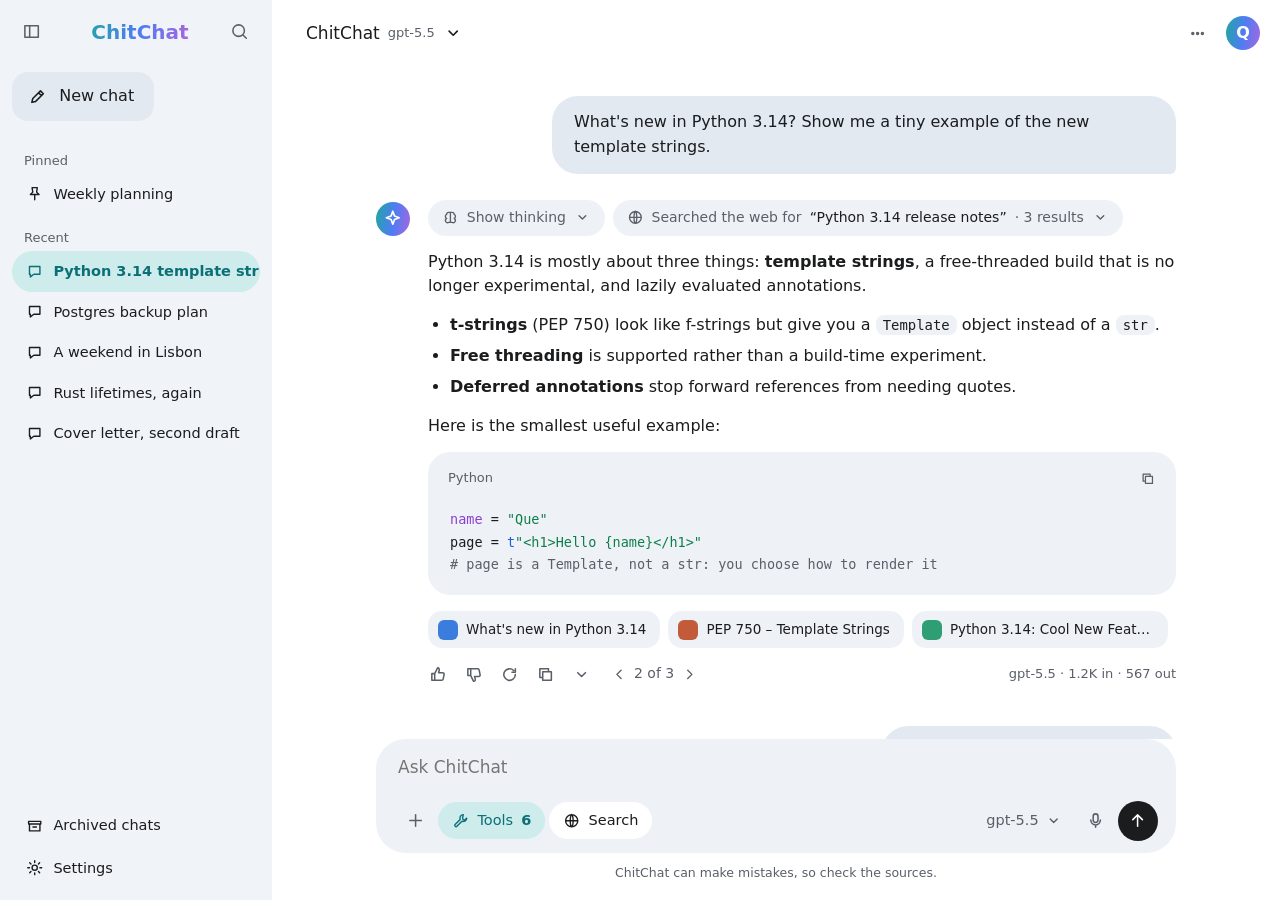
<file: design/mockups/canvas.html>
<!doctype html>
<html lang="en">
<head>
<meta charset="utf-8">
<meta name="viewport" content="width=device-width, initial-scale=1">
<title>Canvas · ChitChat mock</title>
<style>
/* CANVAS: soft, tonal and friendly. No borders: surfaces are told apart by tone and very large radii. A big light
   greeting, a pill composer with everything inside it, answers that carry their own "thinking" and "sources" chips. */
:root {
  color-scheme: light dark;
  --bg: light-dark(#ffffff, #121212);
  --rail: light-dark(#f0f4f8, #1a1b1d);
  --surface: light-dark(#eef2f7, #1e1f22);
  --surface-2: light-dark(#e3e9f1, #2a2c30);
  --ink: light-dark(#1b1c1e, #e8e8ea);
  --muted: light-dark(#5a5f68, #a2a6ae);
  --accent: light-dark(#0b6f76, #6fd3d6);
  --accent-soft: light-dark(#cdeceb, #1d3f41);
  --grad: linear-gradient(100deg, #1fa8a0 0%, #4f7cf3 52%, #a766e0 100%);
  --sans: "Google Sans", "Product Sans", "Avenir Next", "Helvetica Neue", system-ui, sans-serif;
  --mono: ui-monospace, "SF Mono", Menlo, monospace;
}
:root[data-theme="light"] { color-scheme: light; }
:root[data-theme="dark"] { color-scheme: dark; }
* { box-sizing: border-box; }
body { margin: 0; height: 100vh; display: grid; grid-template-rows: minmax(0, 1fr); grid-template-columns: 17rem minmax(0, 1fr); background: var(--bg); color: var(--ink); font: 16px/1.55 var(--sans); }
body.rail-closed { grid-template-columns: 4.5rem minmax(0, 1fr); }
body[data-view="new"] .v-chat, body[data-view="chat"] .v-new { display: none !important; }
button { font: inherit; color: inherit; background: none; border: 0; cursor: pointer; padding: 0; }
.ic { display: inline-grid; place-items: center; }
.ic svg { width: 1.2em; height: 1.2em; fill: none; stroke: currentColor; stroke-width: 1.6; stroke-linecap: round; stroke-linejoin: round; }
.round { width: 40px; height: 40px; border-radius: 50%; display: inline-grid; place-items: center; color: var(--muted); }
.round:hover { background: var(--surface-2); color: var(--ink); }

/* rail */
.rail { background: var(--rail); padding: 12px; display: flex; flex-direction: column; gap: 6px; min-width: 0; overflow: hidden; }
.rail .top { display: flex; align-items: center; justify-content: space-between; }
.fab { display: inline-flex; align-items: center; gap: 12px; padding: 12px 20px 12px 16px; margin: 14px 0 10px; border-radius: 16px; background: var(--surface-2); font-weight: 500; width: fit-content; }
.fab:hover { filter: brightness(0.97); }
.rail h3 { font: 500 13px var(--sans); margin: 16px 12px 6px; color: var(--muted); }
.item { display: flex; align-items: center; gap: 10px; padding: 9px 14px; border-radius: 999px; color: inherit; text-decoration: none; font-size: 14.5px; white-space: nowrap; overflow: hidden; text-overflow: ellipsis; }
.item:hover { background: var(--surface); }
.item[aria-current] { background: var(--accent-soft); color: var(--accent); font-weight: 600; }
.rail .bottom { margin-top: auto; display: grid; gap: 2px; }
body.rail-closed .rail :is(h3, .item span, .fab span, .conv-list, .brand) { display: none; }
body.rail-closed .fab { padding: 12px; }
.brand { font: 600 20px var(--sans); background: var(--grad); -webkit-background-clip: text; background-clip: text; color: transparent; padding-left: 8px; }

/* main */
main { display: flex; flex-direction: column; min-width: 0; position: relative; }
.bar { display: flex; align-items: center; gap: 8px; padding: 12px 20px; }
.model { display: inline-flex; align-items: center; gap: 8px; padding: 8px 14px; border-radius: 999px; font-weight: 500; font-size: 17px; }
.model:hover { background: var(--surface); }
.model small { color: var(--muted); font-size: 13px; font-weight: 400; }
.avatar { width: 34px; height: 34px; border-radius: 50%; background: var(--grad); color: #fff; display: grid; place-items: center; font-weight: 600; }
.scroll { flex: 1; overflow-y: auto; }
.col { width: min(50rem, 100% - 48px); margin: 0 auto; padding-bottom: 28px; }

/* new chat */
.hero { flex: 1; display: flex; flex-direction: column; justify-content: center; align-items: center; padding: 0 24px 4vh; }
.hero h1 { font: 320 clamp(38px, 5vw, 56px)/1.1 var(--sans); letter-spacing: -0.02em; margin: 0; align-self: flex-start; width: min(50rem, 100%); }
.hero h1 b { font-weight: 500; background: var(--grad); -webkit-background-clip: text; background-clip: text; color: transparent; }
.hero h2 { font: 320 clamp(32px, 4.3vw, 48px)/1.15 var(--sans); letter-spacing: -0.02em; color: color-mix(in srgb, var(--ink) 38%, var(--bg)); margin: 4px 0 28px; width: min(50rem, 100%); }
.tiles { width: min(50rem, 100%); display: grid; grid-template-columns: repeat(4, 1fr); gap: 12px; margin-top: 22px; }
.tile { background: var(--surface); border-radius: 18px; padding: 14px 14px 40px; min-height: 130px; position: relative; text-align: left; color: inherit; text-decoration: none; font-size: 14.5px; }
.tile:hover { background: var(--surface-2); }
.tile .ic { position: absolute; right: 12px; bottom: 12px; width: 34px; height: 34px; border-radius: 50%; background: var(--bg); color: var(--accent); }

/* composer */
.dock { padding: 0 24px 18px; }
.hero .dock { width: min(50rem, 100%); padding: 0; }
.pill { width: min(50rem, 100%); margin: 0 auto; background: var(--surface); border-radius: 30px; padding: 16px 18px 12px 22px; position: relative; }
.pill:focus-within { background: var(--surface-2); }
.pill textarea { width: 100%; border: 0; outline: 0; background: none; color: inherit; resize: none; font: 17px/1.5 var(--sans); min-height: 28px; padding: 0; }
.pill .row { display: flex; align-items: center; gap: 4px; margin-top: 10px; }
.pill .row .round { width: 36px; height: 36px; }
.tool-chip { display: inline-flex; align-items: center; gap: 8px; padding: 7px 14px; border-radius: 999px; font-size: 14.5px; color: var(--ink); background: var(--bg); }
.tool-chip.on { background: var(--accent-soft); color: var(--accent); }
.mm { display: inline-flex; align-items: center; gap: 6px; padding: 7px 12px; border-radius: 999px; font-size: 14.5px; color: var(--muted); }
.mm:hover { background: var(--surface-2); }
.send { width: 40px; height: 40px; border-radius: 50%; background: var(--ink); color: var(--bg); display: inline-grid; place-items: center; }
.disclaimer { text-align: center; font-size: 12.5px; color: var(--muted); margin-top: 10px; }

/* messages */
.you { display: flex; justify-content: flex-end; margin: 30px 0 26px; }
.you p { margin: 0; background: var(--surface-2); padding: 14px 22px; border-radius: 26px 26px 6px 26px; max-width: 78%; }
.ai { display: grid; grid-template-columns: 38px minmax(0, 1fr); gap: 14px; }
.star { width: 34px; height: 34px; border-radius: 50%; background: var(--grad); display: grid; place-items: center; color: #fff; margin-top: 2px; }
.star .ic { font-size: 18px; }
.chips { display: flex; flex-wrap: wrap; gap: 8px; margin-bottom: 14px; }
.pillbtn { display: inline-flex; align-items: center; gap: 8px; padding: 7px 14px; border-radius: 999px; background: var(--surface); font-size: 14px; color: var(--muted); }
.pillbtn:hover { background: var(--surface-2); color: var(--ink); }
.pillbtn b { color: var(--ink); font-weight: 500; }
.body p { margin: 0 0 14px; }
.body ul { margin: 0 0 14px; padding-left: 22px; }
.body li { margin-bottom: 6px; }
.body code { font: 0.87em var(--mono); background: var(--surface); padding: 2px 7px; border-radius: 8px; }
.code { background: var(--surface); border-radius: 22px; overflow: hidden; margin: 6px 0 16px; }
.code .h { display: flex; align-items: center; justify-content: space-between; padding: 10px 12px 10px 20px; font-size: 13px; color: var(--muted); }
.code pre { margin: 0; padding: 4px 22px 20px; font: 13.5px/1.65 var(--mono); overflow-x: auto; }
.k { color: light-dark(#8a3fd0, #c9a2f5); } .s { color: light-dark(#0f7f4a, #8fd6a5); } .c { color: var(--muted); } .f { color: light-dark(#1d62d6, #8cb6f7); }
.src { display: flex; flex-wrap: wrap; gap: 8px; margin: 4px 0 8px; }
.src a { display: inline-flex; align-items: center; gap: 8px; padding: 8px 14px 8px 10px; border-radius: 14px; background: var(--surface); color: inherit; text-decoration: none; font-size: 13.5px; max-width: 16rem; }
.src a:hover { background: var(--surface-2); }
.src i { width: 20px; height: 20px; border-radius: 6px; flex: none; }
.src span { white-space: nowrap; overflow: hidden; text-overflow: ellipsis; }
.acts { display: flex; align-items: center; gap: 0; margin: 6px 0 4px -8px; color: var(--muted); }
.acts .round { width: 36px; height: 36px; }
.acts .vers { display: inline-flex; align-items: center; font-size: 14px; margin: 0 4px; }
.acts .use { margin-left: auto; font-size: 13px; }
.caret { display: inline-block; width: 10px; height: 10px; border-radius: 50%; background: var(--grad); margin-left: 6px; animation: pulse 1s ease-in-out infinite; }
@keyframes pulse { 50% { transform: scale(0.5); opacity: 0.5; } }

/* menus */
.menu { position: absolute; z-index: 6; background: var(--bg); border-radius: 22px; box-shadow: 0 8px 36px -6px #0004; padding: 8px; width: 21rem; }
body:not([data-open="tools"]) #m-tools, body:not([data-open="model"]) #m-model, body:not([data-open="menu"]) #m-menu { display: none; }
#m-tools { left: 0; bottom: calc(100% + 10px); } #m-model { right: 0; bottom: calc(100% + 10px); width: 17rem; }
body[data-view="new"] #m-tools, body[data-view="new"] #m-model { bottom: auto; top: calc(100% + 10px); }
#m-menu { right: 20px; top: 62px; width: 17rem; }
.menu .mi { display: flex; align-items: center; gap: 14px; padding: 10px 14px; border-radius: 14px; width: 100%; text-align: left; }
.menu .mi:hover { background: var(--surface); }
.menu .mi .grow { flex: 1; } .menu .mi small { display: block; color: var(--muted); font-size: 12.5px; }
.menu hr { border: 0; border-top: 1px solid var(--surface-2); margin: 6px 8px; }
.tgl { width: 36px; height: 20px; border-radius: 10px; background: var(--surface-2); position: relative; flex: none; }
.tgl::after { content: ""; position: absolute; left: 3px; top: 3px; width: 14px; height: 14px; border-radius: 50%; background: var(--muted); }
.tgl.on { background: var(--accent); } .tgl.on::after { left: 19px; background: var(--bg); }
.red { color: light-dark(#b3261e, #ffa49d); }
/* a new chat is one group in the middle of the page */
body[data-view="new"] main { justify-content: center; }
body[data-view="new"] .bar { position: absolute; inset: 0 0 auto; }
body[data-view="new"] .hero { flex: none; padding-bottom: 0; }
@media (max-width: 900px) { body, body.rail-closed { grid-template-columns: 0 minmax(0, 1fr); } .rail { display: none; } .tiles { grid-template-columns: 1fr 1fr; } }
</style>
</head>
<body>
<nav class="rail">
  <div class="top"><button class="round" data-toggle="rail" aria-label="Menu"><i data-i="sidebar"></i></button><span class="brand">ChitChat</span><button class="round" aria-label="Search"><i data-i="search"></i></button></div>
  <button class="fab" data-view-to="new"><i data-i="pencil"></i><span>New chat</span></button>
  <div class="conv-list">
    <h3>Pinned</h3>
    <a class="item" href="#"><i data-i="pin"></i><span>Weekly planning</span></a>
    <h3>Recent</h3>
    <a class="item" href="#" aria-current="page" data-view-to="chat"><i data-i="chat"></i><span>Python 3.14 template strings</span></a>
    <a class="item" href="#"><i data-i="chat"></i><span>Postgres backup plan</span></a>
    <a class="item" href="#"><i data-i="chat"></i><span>A weekend in Lisbon</span></a>
    <a class="item" href="#"><i data-i="chat"></i><span>Rust lifetimes, again</span></a>
    <a class="item" href="#"><i data-i="chat"></i><span>Cover letter, second draft</span></a>
  </div>
  <div class="bottom">
    <a class="item" href="#"><i data-i="archive"></i><span>Archived chats</span></a>
    <a class="item" href="#"><i data-i="gear"></i><span>Settings</span></a>
  </div>
</nav>

<main>
  <div class="bar">
    <button class="model" data-open="model">ChitChat <small>gpt-5.5</small> <i data-i="down"></i></button>
    <span style="flex:1"></span>
    <button class="round" data-open="menu" aria-label="Chat actions"><i data-i="more"></i></button>
    <span class="avatar">Q</span>
  </div>

  <div class="scroll v-chat">
    <div class="col">
      <div class="you"><p>What's new in Python 3.14? Show me a tiny example of the new template strings.</p></div>
      <div class="ai">
        <div class="star"><i data-i="spark"></i></div>
        <div>
          <div class="chips">
            <button class="pillbtn"><i data-i="brain"></i> Show thinking <i data-i="down"></i></button>
            <button class="pillbtn"><i data-i="globe"></i> Searched the web for <b>“Python 3.14 release notes”</b> · 3 results <i data-i="down"></i></button>
          </div>
          <div class="body">
            <p>Python 3.14 is mostly about three things: <b>template strings</b>, a free-threaded build that is no longer experimental, and lazily evaluated annotations.</p>
            <ul>
              <li><b>t-strings</b> (PEP 750) look like f-strings but give you a <code>Template</code> object instead of a <code>str</code>.</li>
              <li><b>Free threading</b> is supported rather than a build-time experiment.</li>
              <li><b>Deferred annotations</b> stop forward references from needing quotes.</li>
            </ul>
            <p>Here is the smallest useful example:</p>
            <div class="code"><div class="h"><span>Python</span><button class="round" style="width:32px;height:32px"><i data-i="copy"></i></button></div>
<pre><span class="k">name</span> = <span class="s">"Que"</span>
page = <span class="f">t</span><span class="s">"&lt;h1&gt;Hello {name}&lt;/h1&gt;"</span>
<span class="c"># page is a Template, not a str: you choose how to render it</span></pre></div>
          </div>
          <div class="src">
            <a href="#"><i style="background:#3b7ddd"></i><span>What's new in Python 3.14</span></a>
            <a href="#"><i style="background:#c25b3a"></i><span>PEP 750 – Template Strings</span></a>
            <a href="#"><i style="background:#2f9e74"></i><span>Python 3.14: Cool New Features</span></a>
          </div>
          <div class="acts">
            <button class="round" aria-label="Good"><i data-i="thumbup"></i></button>
            <button class="round" aria-label="Bad"><i data-i="thumbdown"></i></button>
            <button class="round" aria-label="Regenerate"><i data-i="refresh"></i></button>
            <button class="round" aria-label="Copy"><i data-i="copy"></i></button>
            <button class="round" aria-label="Another model"><i data-i="down"></i></button>
            <span class="vers"><button class="round" style="width:30px"><i data-i="left"></i></button>2 of 3<button class="round" style="width:30px"><i data-i="right"></i></button></span>
            <span class="use">gpt-5.5 · 1.2K in · 567 out</span>
          </div>
        </div>
      </div>

      <div class="you"><p>Can you make it escape HTML?</p></div>
      <div class="ai"><div class="star"><i data-i="spark"></i></div><div class="body"><p>Sure. A small renderer that escapes every interpolation, so <code>{name}</code> can never inject markup<span class="caret"></span></p></div></div>
    </div>
  </div>

  <div class="hero v-new">
    <h1>Hello, <b>Que</b></h1>
    <h2>Where should we start?</h2>
  </div>

  <div class="dock" id="dock">
    <div class="pill">
      <textarea rows="1" placeholder="Ask ChitChat"></textarea>
      <div class="row">
        <button class="round" aria-label="Attach"><i data-i="plus"></i></button>
        <button class="tool-chip on" data-open="tools"><i data-i="wrench"></i> Tools <b style="font-weight:600">6</b></button>
        <button class="tool-chip"><i data-i="globe"></i> Search</button>
        <span style="flex:1"></span>
        <button class="mm" data-open="model">gpt-5.5 <i data-i="down"></i></button>
        <button class="round" aria-label="Voice"><i data-i="mic"></i></button>
        <button class="send" aria-label="Send"><i data-i="send"></i></button>
      </div>
      <div class="menu" id="m-tools" data-keep-open>
        <button class="mi"><i data-i="calc"></i><span class="grow">Calculator<small>Exact arithmetic</small></span><span class="tgl on"></span></button>
        <button class="mi"><i data-i="chat"></i><span class="grow">Search chats<small>Past conversations</small></span><span class="tgl on"></span></button>
        <button class="mi"><i data-i="link"></i><span class="grow">Read web pages<small>Open a link from a result</small></span><span class="tgl on"></span></button>
        <button class="mi"><i data-i="clock"></i><span class="grow">Date and time<small>Any timezone, days until</small></span><span class="tgl on"></span></button>
        <button class="mi"><i data-i="book"></i><span class="grow">Read chats and files</span><span class="tgl on"></span></button>
        <hr>
        <button class="mi"><i data-i="globe"></i><span class="grow">Web search<small>Costs a little per search</small></span><span class="tgl"></span></button>
      </div>
      <div class="menu" id="m-model" data-keep-open>
        <button class="mi"><i data-i="check"></i><span class="grow">gpt-5.5</span><small>default</small></button>
        <button class="mi"><i style="width:1.2em"></i><span class="grow">gpt-5-mini</span><small>reasoning</small></button>
        <button class="mi"><i style="width:1.2em"></i><span class="grow">gpt-oss:120b</span></button>
      </div>
    </div>
    <div class="tiles v-new">
      <a class="tile" href="#" data-view-to="chat">Python 3.14 template strings<i data-i="chat"></i></a>
      <a class="tile" href="#">Postgres backup plan<i data-i="chat"></i></a>
      <a class="tile" href="#">A weekend in Lisbon<i data-i="chat"></i></a>
      <a class="tile" href="#">Weekly planning<i data-i="pin"></i></a>
    </div>
    <div class="disclaimer v-chat">ChitChat can make mistakes, so check the sources.</div>
  </div>

  <div class="menu" id="m-menu" data-keep-open>
    <button class="mi"><i data-i="sliders"></i> Instructions for this chat…</button>
    <hr>
    <button class="mi"><i data-i="pin"></i> Pin</button>
    <button class="mi"><i data-i="pencil"></i> Rename…</button>
    <button class="mi"><i data-i="download"></i> Download</button>
    <button class="mi"><i data-i="archive"></i> Archive</button>
    <hr>
    <button class="mi red"><i data-i="trash"></i> Delete…</button>
  </div>
</main>
<script src="mock.js"></script>
</body>
</html>
</file>
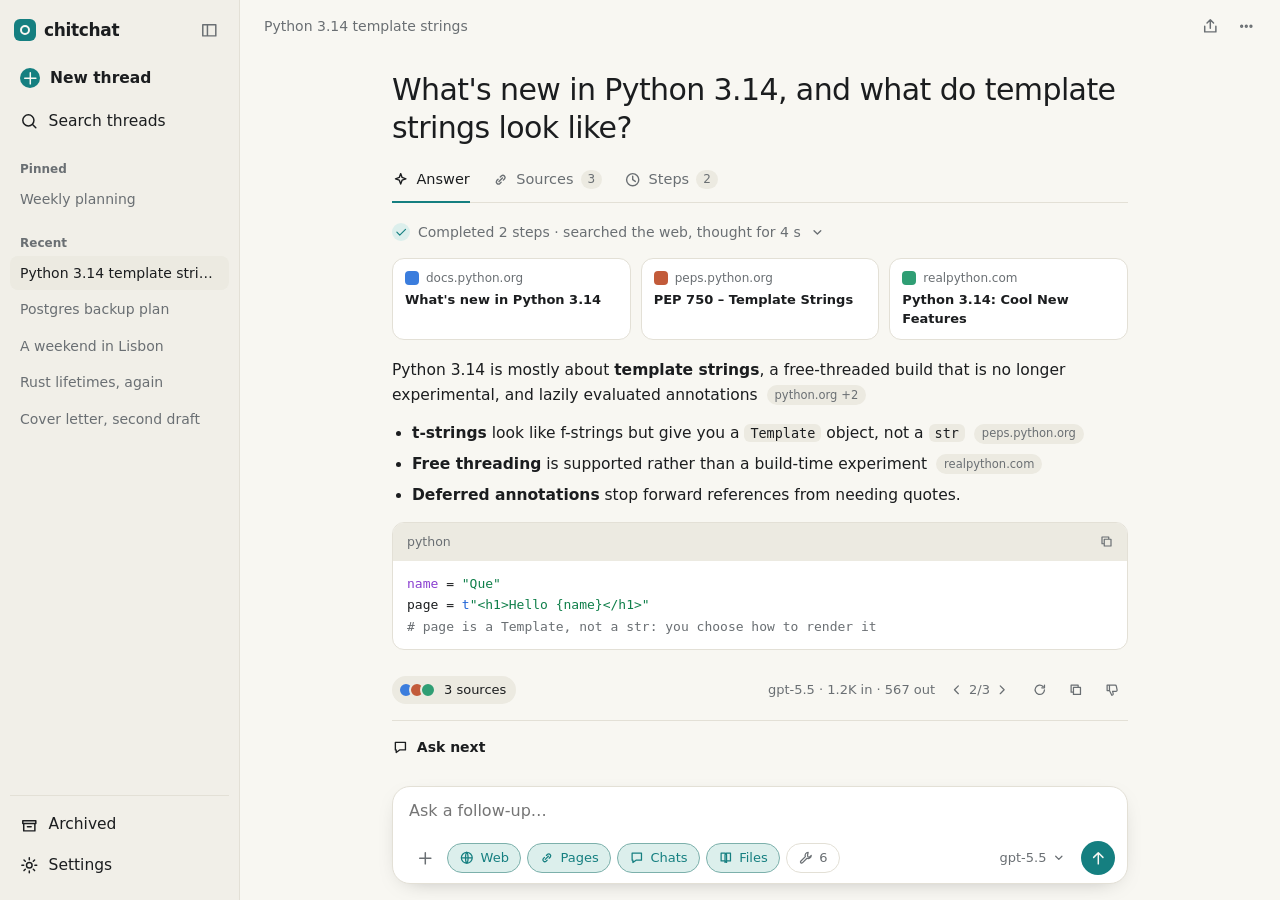
<file: design/mockups/cite.html>
<!doctype html>
<html lang="en">
<head>
<meta charset="utf-8">
<meta name="viewport" content="width=device-width, initial-scale=1">
<title>Cite · ChitChat mock</title>
<style>
/* CITE: an answer engine. Each question is a titled section of a report: the steps taken, the sources found, then the
   answer with domain chips on every claim, and what to ask next. Tools are the scope chips beside the box. */
:root {
  color-scheme: light dark;
  --bg: light-dark(#f8f7f2, #171717);
  --side: light-dark(#f1efe8, #1c1c1c);
  --card: light-dark(#ffffff, #212121);
  --ink: light-dark(#1b1d1f, #ececec);
  --muted: light-dark(#6a6f73, #9b9b9b);
  --line: light-dark(#e3e0d6, #2c2c2c);
  --chip: light-dark(#eceae1, #292929);
  --accent: light-dark(#157f80, #46c4bf);
  --accent-soft: light-dark(#dcefec, #17393a);
  --sans: "Inter", "Avenir Next", system-ui, -apple-system, "Segoe UI", sans-serif;
  --mono: ui-monospace, "SF Mono", Menlo, monospace;
}
:root[data-theme="light"] { color-scheme: light; }
:root[data-theme="dark"] { color-scheme: dark; }
* { box-sizing: border-box; }
body { margin: 0; height: 100vh; display: grid; grid-template-rows: minmax(0, 1fr); grid-template-columns: 15rem minmax(0, 1fr); background: var(--bg); color: var(--ink); font: 15.5px/1.6 var(--sans); }
body.side-closed { grid-template-columns: 3.5rem minmax(0, 1fr); }
body[data-view="new"] .v-chat, body[data-view="chat"] .v-new { display: none !important; }
body[data-tab="sources"] .t-answer, body:not([data-tab="sources"]) .t-sources { display: none; }
button { font: inherit; color: inherit; background: none; border: 0; cursor: pointer; padding: 0; }
.ic { display: inline-grid; place-items: center; }
.ic svg { width: 1.2em; height: 1.2em; fill: none; stroke: currentColor; stroke-width: 1.6; stroke-linecap: round; stroke-linejoin: round; }
.ib { width: 32px; height: 32px; border-radius: 8px; display: inline-grid; place-items: center; color: var(--muted); }
.ib:hover { background: var(--chip); color: var(--ink); }

aside { background: var(--side); border-right: 1px solid var(--line); padding: 14px 10px; display: flex; flex-direction: column; gap: 2px; overflow: hidden; }
.sh { display: flex; align-items: center; justify-content: space-between; padding: 0 4px 10px; }
.logo { font: 700 17px var(--sans); letter-spacing: -0.02em; display: flex; gap: 8px; align-items: center; }
.logo i { width: 22px; height: 22px; border-radius: 6px; background: var(--accent); display: inline-block; position: relative; }
.logo i::after { content: ""; position: absolute; inset: 6px; border: 2px solid var(--bg); border-radius: 50%; }
.nav { display: flex; align-items: center; gap: 10px; padding: 8px 10px; border-radius: 9px; color: inherit; text-decoration: none; }
.nav:hover { background: var(--chip); }
.nav.new { font-weight: 600; }
.nav.new i { width: 20px; height: 20px; border-radius: 50%; background: var(--accent); color: var(--bg); }
aside h3 { display: flex; justify-content: space-between; align-items: center; font: 600 12px var(--sans); color: var(--muted); margin: 18px 10px 4px; }
.sess { display: block; padding: 6px 10px; border-radius: 8px; color: var(--muted); text-decoration: none; font-size: 14px; white-space: nowrap; overflow: hidden; text-overflow: ellipsis; }
.sess:hover { background: var(--chip); color: var(--ink); }
.sess[aria-current] { color: var(--ink); background: var(--chip); }
.side-foot { margin-top: auto; border-top: 1px solid var(--line); padding-top: 8px; }
body.side-closed aside :is(.logo b, .nav span, h3, .sess, .nav:not(.new) + .nav) { display: none; }

main { position: relative; display: flex; flex-direction: column; min-width: 0; }
.top { display: flex; align-items: center; gap: 4px; padding: 10px 18px; border-bottom: 1px solid transparent; }
.crumb { font-size: 14px; color: var(--muted); margin-left: 6px; flex: 1; white-space: nowrap; overflow: hidden; text-overflow: ellipsis; }
.scroll { flex: 1; overflow-y: auto; padding-bottom: 28px; }
.wrap { width: min(46rem, 100% - 40px); margin: 0 auto; }

/* thread */
.q { margin-top: 18px; padding-bottom: 6px; }
.q h1 { font: 500 30px/1.25 var(--sans); letter-spacing: -0.02em; margin: 0 0 14px; }
.tabs { display: flex; gap: 22px; border-bottom: 1px solid var(--line); margin-bottom: 18px; }
.tab { padding: 8px 0 10px; color: var(--muted); font-size: 14.5px; display: inline-flex; gap: 7px; align-items: center; border-bottom: 2px solid transparent; margin-bottom: -1px; }
.tab.on { color: var(--ink); border-color: var(--accent); }
.tab em { font-style: normal; font-size: 12px; background: var(--chip); border-radius: 999px; padding: 0 7px; }
.steps { display: flex; align-items: center; gap: 8px; color: var(--muted); font-size: 14px; margin-bottom: 14px; }
.steps .ok { width: 18px; height: 18px; border-radius: 50%; background: var(--accent-soft); color: var(--accent); display: inline-grid; place-items: center; }
.steps .ok .ic { font-size: 12px; }
.cards { display: grid; grid-template-columns: repeat(3, minmax(0, 1fr)); gap: 10px; margin-bottom: 18px; }
.sc { background: var(--card); border: 1px solid var(--line); border-radius: 12px; padding: 11px 12px; color: inherit; text-decoration: none; font-size: 13px; line-height: 1.4; }
.sc:hover { border-color: var(--accent); }
.sc .h { display: flex; align-items: center; gap: 7px; color: var(--muted); font-size: 12px; margin-bottom: 5px; }
.sc .h i, .row i.fav { width: 14px; height: 14px; border-radius: 4px; display: inline-block; flex: none; }
.sc b { font-weight: 600; display: -webkit-box; -webkit-line-clamp: 2; -webkit-box-orient: vertical; overflow: hidden; }
.ans p { margin: 0 0 14px; }
.ans ul { margin: 0 0 14px; padding-left: 20px; }
.ans li { margin-bottom: 6px; }
.ans code { font: 0.87em var(--mono); background: var(--chip); padding: 1px 6px; border-radius: 6px; }
.dc { display: inline-flex; align-items: center; gap: 4px; vertical-align: 1px; margin-left: 4px; padding: 0 8px; height: 20px; border-radius: 999px; background: var(--chip); color: var(--muted); font-size: 11.5px; text-decoration: none; white-space: nowrap; }
.dc:hover { background: var(--accent-soft); color: var(--accent); }
.code { border: 1px solid var(--line); border-radius: 12px; overflow: hidden; background: var(--card); margin: 4px 0 16px; }
.code .h { display: flex; justify-content: space-between; align-items: center; padding: 6px 8px 6px 14px; background: var(--chip); color: var(--muted); font-size: 12.5px; }
.code pre { margin: 0; padding: 12px 14px; font: 13px/1.65 var(--mono); overflow-x: auto; }
.k { color: light-dark(#8a3fd0, #c9a2f5); } .s { color: light-dark(#0f7f4a, #8fd6a5); } .c { color: var(--muted); } .f { color: light-dark(#1d62d6, #8cb6f7); }
.bar { display: flex; align-items: center; gap: 4px; padding: 8px 0 14px; border-bottom: 1px solid var(--line); color: var(--muted); font-size: 13px; }
.bar .favs { display: inline-flex; align-items: center; gap: 8px; padding: 4px 10px 4px 6px; border-radius: 999px; background: var(--chip); color: var(--ink); margin-right: 6px; }
.bar .favs span.st { display: inline-flex; } .bar .favs i { width: 16px; height: 16px; border-radius: 50%; border: 2px solid var(--chip); margin-left: -5px; }
.bar .favs i:first-child { margin-left: 0; }
.bar .sp { flex: 1; }
.bar .ver { display: inline-flex; align-items: center; margin: 0 6px; font-variant-numeric: tabular-nums; }
.related h2 { font: 600 14px var(--sans); display: flex; gap: 8px; align-items: center; margin: 18px 0 4px; }
.related a { display: flex; justify-content: space-between; align-items: center; padding: 10px 2px; border-bottom: 1px solid var(--line); color: inherit; text-decoration: none; }
.related a:hover { color: var(--accent); }
.related a .ic { color: var(--accent); }
.working { display: grid; gap: 6px; margin-top: 4px; color: var(--muted); font-size: 14px; }
.working div { display: flex; align-items: center; gap: 10px; }
.spin { width: 14px; height: 14px; border: 2px solid var(--line); border-top-color: var(--accent); border-radius: 50%; animation: spin 0.8s linear infinite; }
@keyframes spin { to { transform: rotate(360deg); } }
.caret { display: inline-block; width: 7px; height: 1em; background: var(--accent); vertical-align: -2px; margin-left: 2px; animation: blink 1s steps(2) infinite; }
@keyframes blink { 50% { opacity: 0; } }
.rows .row { display: flex; gap: 12px; align-items: flex-start; padding: 14px 0; border-bottom: 1px solid var(--line); }
.rows .row i.fav { margin-top: 5px; width: 18px; height: 18px; border-radius: 5px; }
.rows .row a { color: var(--ink); font-weight: 600; text-decoration: none; }
.rows .row small { display: block; color: var(--muted); font-size: 12.5px; }
.rows .row p { margin: 3px 0 0; color: var(--muted); font-size: 14px; }

/* the box */
.dock { background: linear-gradient(transparent, var(--bg) 24%); padding: 14px 0 16px; }
.box { width: min(46rem, 100% - 40px); margin: 0 auto; background: var(--card); border: 1px solid var(--line); border-radius: 18px; padding: 12px 12px 8px 16px; box-shadow: 0 6px 24px -14px #0006; position: relative; }
.box:focus-within { border-color: var(--accent); }
.box textarea { width: 100%; border: 0; outline: 0; resize: none; background: none; color: inherit; font: 16px/1.5 var(--sans); min-height: 26px; padding: 0; }
.box .row { display: flex; align-items: center; gap: 6px; margin-top: 8px; }
.scope { display: inline-flex; align-items: center; gap: 6px; padding: 4px 11px; border: 1px solid var(--line); border-radius: 999px; font-size: 13px; color: var(--muted); }
.scope.on { color: var(--accent); border-color: color-mix(in srgb, var(--accent) 50%, var(--line)); background: var(--accent-soft); }
.scope:hover { color: var(--ink); }
.scope.on:hover { color: var(--accent); }
.go { width: 34px; height: 34px; border-radius: 50%; background: var(--accent); color: var(--bg); display: inline-grid; place-items: center; }
.mdl { display: inline-flex; align-items: center; gap: 5px; padding: 4px 8px; border-radius: 8px; font-size: 13px; color: var(--muted); }
.mdl:hover { background: var(--chip); color: var(--ink); }

/* new */
.hero { width: min(44rem, 100% - 40px); margin: 0 auto; }
.hero small { font-size: 13px; color: var(--muted); display: block; margin-bottom: 4px; }
.hero h1 { font: 500 34px/1.2 var(--sans); letter-spacing: -0.02em; margin: 0 0 18px; }
.quick { width: min(44rem, 100% - 40px); margin: 14px auto 0; display: grid; grid-template-columns: 1fr 1fr; gap: 12px; }
.qc { border-radius: 14px; padding: 14px 16px; background: var(--accent-soft); color: inherit; text-decoration: none; font-size: 14px; }
.qc b { display: flex; gap: 8px; align-items: center; color: var(--accent); margin-bottom: 2px; }
.qc:nth-child(2) { background: var(--chip); } .qc:nth-child(2) b { color: var(--ink); }
.latest { width: min(44rem, 100% - 40px); margin: 22px auto 0; }
.latest h2 { font: 600 13px var(--sans); color: var(--muted); margin: 0 0 4px; }
.latest a { display: flex; justify-content: space-between; padding: 9px 2px; border-bottom: 1px solid var(--line); color: inherit; text-decoration: none; }
.latest a span { color: var(--muted); font-size: 13px; }
body[data-view="new"] main { justify-content: center; }
body[data-view="new"] .top { position: absolute; inset: 0 0 auto; }
body[data-view="new"] .dock { background: none; padding-top: 0; }

.menu { position: absolute; z-index: 6; background: var(--card); border: 1px solid var(--line); border-radius: 14px; box-shadow: 0 20px 44px -16px #0007; padding: 6px; width: 19rem; }
body:not([data-open="tools"]) #m-tools, body:not([data-open="model"]) #m-model, body:not([data-open="menu"]) #m-menu { display: none; }
#m-tools { left: 8px; bottom: calc(100% + 8px); } #m-model { right: 8px; bottom: calc(100% + 8px); width: 15rem; }
body[data-view="new"] #m-tools, body[data-view="new"] #m-model { bottom: auto; top: calc(100% + 8px); }
#m-menu { right: 16px; top: 48px; width: 16rem; }
.mi { display: flex; align-items: center; gap: 10px; padding: 8px 10px; border-radius: 8px; width: 100%; text-align: left; font-size: 14px; }
.mi:hover { background: var(--chip); } .mi .g { flex: 1; } .mi small { color: var(--muted); font-size: 12px; display: block; }
.menu hr { border: 0; border-top: 1px solid var(--line); margin: 5px 2px; }
.ck { width: 16px; height: 16px; border-radius: 5px; border: 1.5px solid var(--muted); display: inline-grid; place-items: center; flex: none; }
.ck.on { background: var(--accent); border-color: var(--accent); color: var(--bg); } .ck .ic { font-size: 11px; } .ck:not(.on) .ic { display: none; }
.red { color: light-dark(#b3261e, #ff9a92); }
@media (max-width: 860px) { body, body.side-closed { grid-template-columns: 0 minmax(0, 1fr); } aside { display: none; } .cards { grid-template-columns: 1fr; } .quick { grid-template-columns: 1fr; } }
</style>
</head>
<body>
<aside>
  <div class="sh"><span class="logo"><i></i><b>chitchat</b></span><button class="ib" data-toggle="side" aria-label="Collapse"><i data-i="sidebar"></i></button></div>
  <a class="nav new" href="#" data-view-to="new"><i data-i="plus"></i><span>New thread</span></a>
  <a class="nav" href="#"><i data-i="search"></i><span>Search threads</span></a>
  <h3>Pinned</h3>
  <a class="sess" href="#">Weekly planning</a>
  <h3>Recent</h3>
  <a class="sess" href="#" aria-current="page" data-view-to="chat">Python 3.14 template strings</a>
  <a class="sess" href="#">Postgres backup plan</a>
  <a class="sess" href="#">A weekend in Lisbon</a>
  <a class="sess" href="#">Rust lifetimes, again</a>
  <a class="sess" href="#">Cover letter, second draft</a>
  <div class="side-foot">
    <a class="nav" href="#"><i data-i="archive"></i><span>Archived</span></a>
    <a class="nav" href="#"><i data-i="gear"></i><span>Settings</span></a>
  </div>
</aside>

<main>
  <div class="top">
    <span class="crumb v-chat">Python 3.14 template strings</span><span class="crumb v-new"></span>
    <button class="ib" aria-label="Share"><i data-i="share"></i></button>
    <button class="ib" data-open="menu" aria-label="Chat actions"><i data-i="more"></i></button>
  </div>

  <div class="scroll v-chat">
    <div class="wrap">
      <section class="q">
        <h1>What's new in Python 3.14, and what do template strings look like?</h1>
        <div class="tabs">
          <button class="tab on" onclick="document.body.dataset.tab='answer'"><i data-i="spark"></i> Answer</button>
          <button class="tab" onclick="document.body.dataset.tab='sources'"><i data-i="link"></i> Sources <em>3</em></button>
          <button class="tab"><i data-i="clock"></i> Steps <em>2</em></button>
        </div>

        <div class="t-answer">
          <div class="steps"><span class="ok"><i data-i="check"></i></span> Completed 2 steps · searched the web, thought for 4 s <i data-i="down"></i></div>
          <div class="cards">
            <a class="sc" href="#"><span class="h"><i style="background:#3b7ddd"></i>docs.python.org</span><b>What's new in Python 3.14</b></a>
            <a class="sc" href="#"><span class="h"><i style="background:#c25b3a"></i>peps.python.org</span><b>PEP 750 – Template Strings</b></a>
            <a class="sc" href="#"><span class="h"><i style="background:#2f9e74"></i>realpython.com</span><b>Python 3.14: Cool New Features</b></a>
          </div>
          <div class="ans">
            <p>Python 3.14 is mostly about <b>template strings</b>, a free-threaded build that is no longer experimental, and lazily evaluated annotations <a class="dc" href="#">python.org <span>+2</span></a></p>
            <ul>
              <li><b>t-strings</b> look like f-strings but give you a <code>Template</code> object, not a <code>str</code> <a class="dc" href="#">peps.python.org</a></li>
              <li><b>Free threading</b> is supported rather than a build-time experiment <a class="dc" href="#">realpython.com</a></li>
              <li><b>Deferred annotations</b> stop forward references from needing quotes.</li>
            </ul>
            <div class="code"><div class="h"><span>python</span><button class="ib" style="width:26px;height:26px"><i data-i="copy"></i></button></div>
<pre><span class="k">name</span> = <span class="s">"Que"</span>
page = <span class="f">t</span><span class="s">"&lt;h1&gt;Hello {name}&lt;/h1&gt;"</span>
<span class="c"># page is a Template, not a str: you choose how to render it</span></pre></div>
          </div>
          <div class="bar">
            <span class="favs"><span class="st"><i style="background:#3b7ddd"></i><i style="background:#c25b3a"></i><i style="background:#2f9e74"></i></span> 3 sources</span>
            <span class="sp"></span>
            <span>gpt-5.5 · 1.2K in · 567 out</span>
            <span class="ver"><button class="ib" style="width:24px"><i data-i="left"></i></button>2/3<button class="ib" style="width:24px"><i data-i="right"></i></button></span>
            <button class="ib" aria-label="Rewrite"><i data-i="refresh"></i></button>
            <button class="ib" aria-label="Copy"><i data-i="copy"></i></button>
            <button class="ib" aria-label="Wrong sources"><i data-i="thumbdown"></i></button>
          </div>
          <div class="related">
            <h2><i data-i="chat"></i> Ask next</h2>
            <a href="#">Make the t-string example escape HTML <i data-i="plus"></i></a>
            <a href="#">How do t-strings differ from f-strings at runtime? <i data-i="plus"></i></a>
            <a href="#">Is the free-threaded build ready for production? <i data-i="plus"></i></a>
          </div>
        </div>

        <div class="t-sources rows">
          <div class="row"><i class="fav" style="background:#3b7ddd"></i><div><small>docs.python.org</small><a href="#">What's new in Python 3.14</a><p>Summary of the release highlights: template strings, free threading, deferred annotations.</p></div></div>
          <div class="row"><i class="fav" style="background:#c25b3a"></i><div><small>peps.python.org</small><a href="#">PEP 750 – Template Strings</a><p>A new string literal prefix, t, producing a Template that keeps the strings and the interpolations apart.</p></div></div>
          <div class="row"><i class="fav" style="background:#2f9e74"></i><div><small>realpython.com</small><a href="#">Python 3.14: Cool New Features</a><p>A walk through the changes with examples and notes on upgrading.</p></div></div>
        </div>
      </section>

      <section class="q" style="margin-top:30px;padding-top:22px;border-top:1px solid var(--line)">
        <h1>Can you make it escape HTML?</h1>
        <div class="working">
          <div><span class="ok steps" style="margin:0"><span class="ok"><i data-i="check"></i></span></span> Reading the earlier answer</div>
          <div><span class="spin"></span> Writing the answer<span class="caret"></span></div>
        </div>
      </section>
    </div>
  </div>

  <div class="v-new">
    <div class="hero"><small>Ask</small><h1>What do you want to know?</h1></div>
  </div>

  <div class="dock">
    <div class="box">
      <textarea rows="1" placeholder="Ask a follow-up…"></textarea>
      <div class="row">
        <button class="ib" aria-label="Attach"><i data-i="plus"></i></button>
        <button class="scope on" data-open="tools"><i data-i="globe"></i> Web</button>
        <button class="scope on"><i data-i="link"></i> Pages</button>
        <button class="scope on"><i data-i="chat"></i> Chats</button>
        <button class="scope on"><i data-i="book"></i> Files</button>
        <button class="scope" data-open="tools" aria-label="All tools"><i data-i="wrench"></i> 6</button>
        <span style="flex:1"></span>
        <button class="mdl" data-open="model">gpt-5.5 <i data-i="down"></i></button>
        <button class="go" aria-label="Send"><i data-i="send"></i></button>
      </div>
      <div class="menu" id="m-tools" data-keep-open>
        <button class="mi"><span class="ck on"><i data-i="check"></i></span><span class="g">Calculator<small>Exact arithmetic</small></span></button>
        <button class="mi"><span class="ck on"><i data-i="check"></i></span><span class="g">Search chats<small>Past conversations</small></span></button>
        <button class="mi"><span class="ck on"><i data-i="check"></i></span><span class="g">Read web pages<small>Open a link from a result</small></span></button>
        <button class="mi"><span class="ck on"><i data-i="check"></i></span><span class="g">Date and time</span></button>
        <button class="mi"><span class="ck on"><i data-i="check"></i></span><span class="g">Read chats · Read attached files</span></button>
        <hr>
        <button class="mi"><span class="ck"><i data-i="check"></i></span><span class="g">Web search<small>Costs a little per search</small></span></button>
      </div>
      <div class="menu" id="m-model" data-keep-open>
        <button class="mi"><i data-i="check"></i><span class="g">gpt-5.5</span><small>default</small></button>
        <button class="mi"><i style="width:1.2em"></i><span class="g">gpt-5-mini</span><small>reasoning</small></button>
        <button class="mi"><i style="width:1.2em"></i><span class="g">gpt-oss:120b</span></button>
      </div>
    </div>
    <div class="quick v-new">
      <a class="qc" href="#"><b><i data-i="search"></i> Search the web</b>Answers with sources, in a thread you can come back to.</a>
      <a class="qc" href="#"><b><i data-i="book"></i> Work with a file</b>Attach a PDF or notes and ask about them.</a>
    </div>
    <div class="latest v-new">
      <h2>Latest threads</h2>
      <a href="#" data-view-to="chat">Python 3.14 template strings <span>12 min ago</span></a>
      <a href="#">Postgres backup plan <span>Today</span></a>
      <a href="#">A weekend in Lisbon <span>Today</span></a>
    </div>
  </div>

  <div class="menu" id="m-menu" data-keep-open>
    <button class="mi"><i data-i="sliders"></i> Instructions for this thread…</button>
    <hr>
    <button class="mi"><i data-i="pin"></i> Pin</button>
    <button class="mi"><i data-i="pencil"></i> Rename…</button>
    <button class="mi"><i data-i="download"></i> Download as Markdown</button>
    <button class="mi"><i data-i="archive"></i> Archive</button>
    <hr>
    <button class="mi red"><i data-i="trash"></i> Delete…</button>
  </div>
</main>
<script src="mock.js"></script>
</body>
</html>
</file>
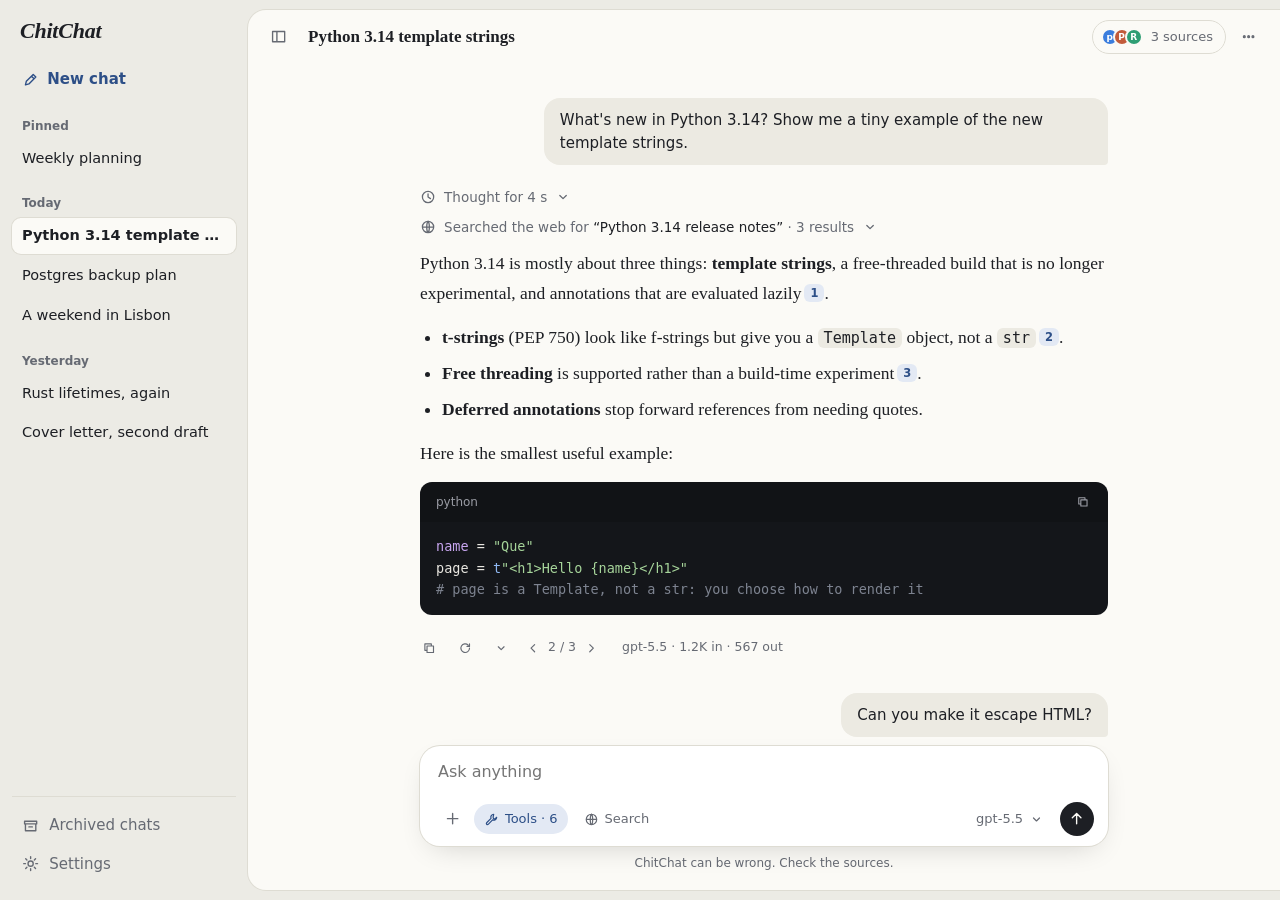
<file: design/mockups/folio.html>
<!doctype html>
<html lang="en">
<head>
<meta charset="utf-8">
<meta name="viewport" content="width=device-width, initial-scale=1">
<title>Folio · ChitChat mock</title>
<style>
/* FOLIO: an editorial reading room. Serif for what the model writes, a quiet sans for everything you operate. The
   page is a sheet of paper on a slightly darker desk; sources live in a side panel you open when you want to check. */
:root {
  color-scheme: light dark;
  --desk: light-dark(#ecebe5, #131417);
  --sheet: light-dark(#fbfaf6, #1b1d22);
  --raised: light-dark(#ffffff, #23262c);
  --ink: light-dark(#1d1f24, #e9e8e3);
  --muted: light-dark(#666a73, #9b9ea6);
  --line: light-dark(#dedcd3, #2d3038);
  --tint: light-dark(#eceae2, #262930);
  --accent: light-dark(#2d4f87, #93b2ee);
  --accent-soft: light-dark(#e3e9f4, #26324a);
  --serif: "Iowan Old Style", "Charter", "Palatino Linotype", Georgia, serif;
  --sans: "Avenir Next", "Helvetica Neue", system-ui, sans-serif;
  --mono: ui-monospace, "SF Mono", Menlo, monospace;
}
:root[data-theme="light"] { color-scheme: light; }
:root[data-theme="dark"] { color-scheme: dark; }
* { box-sizing: border-box; }
body { margin: 0; height: 100vh; display: grid; grid-template-rows: minmax(0, 1fr); grid-template-columns: 15.5rem minmax(0, 1fr) 0; background: var(--desk); color: var(--ink); font: 15px/1.5 var(--sans); }
body.sidebar-closed { grid-template-columns: 0 minmax(0, 1fr) 0; }
body.panel-open { grid-template-columns: 15.5rem minmax(0, 1fr) 21rem; }
body.sidebar-closed.panel-open { grid-template-columns: 0 minmax(0, 1fr) 21rem; }
body[data-view="new"] .v-chat, body[data-view="chat"] .v-new { display: none !important; }
button { font: inherit; color: inherit; background: none; border: 0; cursor: pointer; padding: 0; }
.ic { display: inline-grid; place-items: center; }
.ic svg { width: 1.15em; height: 1.15em; fill: none; stroke: currentColor; stroke-width: 1.6; stroke-linecap: round; stroke-linejoin: round; }
.btn-i { width: 34px; height: 34px; border-radius: 10px; display: inline-grid; place-items: center; color: var(--muted); }
.btn-i:hover { background: var(--tint); color: var(--ink); }

/* sidebar */
aside { overflow: hidden; padding: 18px 12px; display: flex; flex-direction: column; gap: 4px; min-width: 0; }
.brand { font: italic 600 22px var(--serif); padding: 0 8px 12px; letter-spacing: -0.01em; }
.new { text-decoration: none; display: flex; align-items: center; gap: 8px; padding: 8px 10px; border-radius: 10px; color: var(--accent); font-weight: 600; }
.new:hover { background: var(--accent-soft); }
aside h3 { font: 600 12px var(--sans); color: var(--muted); margin: 16px 10px 4px; }
.conv { display: block; padding: 7px 10px; border-radius: 9px; color: inherit; text-decoration: none; white-space: nowrap; overflow: hidden; text-overflow: ellipsis; font-size: 14.5px; }
.conv:hover { background: var(--tint); }
.conv[aria-current] { background: var(--sheet); box-shadow: 0 0 0 1px var(--line); font-weight: 600; }
.foot { margin-top: auto; border-top: 1px solid var(--line); padding-top: 10px; display: grid; gap: 2px; }
.foot a { display: flex; gap: 10px; align-items: center; padding: 7px 10px; color: var(--muted); text-decoration: none; border-radius: 9px; }
.foot a:hover { background: var(--tint); color: var(--ink); }

/* the sheet */
main { position: relative; display: flex; flex-direction: column; min-width: 0; margin: 10px 0; background: var(--sheet); border-radius: 18px 0 0 18px; box-shadow: 0 0 0 1px var(--line); overflow: hidden; }
body.sidebar-closed main { border-radius: 0 0 0 0; margin: 0; }
header { display: flex; align-items: center; gap: 6px; padding: 10px 14px; min-height: 52px; }
.title { font: 600 17px var(--serif); margin-left: 6px; flex: 1; min-width: 0; white-space: nowrap; overflow: hidden; text-overflow: ellipsis; }
.srcs { display: inline-flex; align-items: center; gap: 8px; padding: 6px 12px 6px 8px; border-radius: 999px; border: 1px solid var(--line); color: var(--muted); font-size: 13px; }
.srcs:hover { color: var(--ink); background: var(--tint); }
.dots { display: inline-flex; }
.dots i { width: 18px; height: 18px; border-radius: 50%; border: 2px solid var(--sheet); margin-left: -6px; font: 700 9px/14px var(--sans); text-align: center; color: #fff; font-style: normal; }
.dots i:first-child { margin-left: 0; }
.scroll { flex: 1; overflow-y: auto; padding: 8px 0 24px; }
.col { width: min(43rem, 100% - 40px); margin: 0 auto; }

/* messages */
.me { display: flex; justify-content: flex-end; margin: 26px 0 22px; }
.me p { margin: 0; max-width: 82%; background: var(--tint); padding: 11px 16px; border-radius: 16px 16px 4px 16px; white-space: pre-wrap; }
.note { display: flex; align-items: center; gap: 8px; margin: 0 0 10px; font-size: 13.5px; color: var(--muted); }
.note .ic { font-size: 14px; }
.note b { font-weight: 500; color: var(--ink); }
.prose { font: 17.5px/1.72 var(--serif); }
.prose p { margin: 0 0 14px; }
.prose ul { margin: 0 0 14px; padding-left: 22px; }
.prose li { margin-bottom: 6px; }
.prose code { font: 0.86em var(--mono); background: var(--tint); padding: 1px 6px; border-radius: 6px; }
.cite { display: inline-block; vertical-align: 2px; margin-left: 3px; padding: 0 6px; border-radius: 6px; background: var(--accent-soft); color: var(--accent); font: 600 11.5px/18px var(--sans); text-decoration: none; }
.code { margin: 6px 0 16px; border-radius: 12px; background: light-dark(#14161a, #121317); color: #e8e6e0; overflow: hidden; font: 13.5px/1.6 var(--mono); }
.code header { min-height: 0; padding: 7px 12px 7px 16px; background: #00000026; color: #9a9ca4; font: 12px var(--sans); justify-content: space-between; }
.code pre { margin: 0; padding: 14px 16px; overflow-x: auto; }
.k { color: #c8a6f0; } .s { color: #a6d49a; } .c { color: #7d8390; } .f { color: #8fb8f2; }
.actions { display: flex; align-items: center; gap: 2px; margin: 4px 0 28px -8px; color: var(--muted); font-size: 12.5px; }
.vers { display: inline-flex; align-items: center; gap: 2px; margin-right: 6px; font-variant-numeric: tabular-nums; }
.meta { margin-left: 10px; font-family: var(--sans); }
.caret { display: inline-block; width: 8px; height: 1.05em; background: var(--accent); vertical-align: -3px; margin-left: 2px; animation: blink 1s steps(2) infinite; }
@keyframes blink { 50% { opacity: 0; } }

/* composer */
.composer-wrap { padding: 0 0 18px; position: relative; }
.composer { position: relative; width: min(43rem, 100% - 40px); margin: 0 auto; background: var(--raised); border-radius: 20px; box-shadow: 0 0 0 1px var(--line), 0 10px 30px -12px #0003; padding: 14px 14px 10px 18px; }
.composer textarea { width: 100%; border: 0; outline: 0; resize: none; background: none; color: inherit; font: 16px/1.5 var(--sans); min-height: 28px; padding: 0; }
.composer .row { display: flex; align-items: center; gap: 6px; margin-top: 8px; }
.chip { display: inline-flex; align-items: center; gap: 6px; padding: 5px 10px; border-radius: 999px; font-size: 13px; color: var(--muted); }
.chip:hover { background: var(--tint); color: var(--ink); }
.chip.on { color: var(--accent); background: var(--accent-soft); }
.spacer { flex: 1; }
.send { width: 34px; height: 34px; border-radius: 50%; background: var(--ink); color: var(--sheet); display: inline-grid; place-items: center; }
.fine { text-align: center; font-size: 12px; color: var(--muted); margin-top: 8px; }

/* new chat */
.hero { flex: 1; display: flex; flex-direction: column; justify-content: center; padding-bottom: 6vh; }
.hero h1 { font: 300 clamp(34px, 4.6vw, 50px)/1.12 var(--serif); letter-spacing: -0.015em; text-align: center; margin: 0 0 26px; }
.hero h1 em { color: var(--accent); }
.recent { width: min(43rem, 100% - 40px); margin: 22px auto 0; }
.recent h2 { font: 600 12px var(--sans); color: var(--muted); margin: 0 0 6px 14px; }
.recent a { display: flex; justify-content: space-between; gap: 16px; padding: 9px 14px; border-radius: 10px; color: inherit; text-decoration: none; font: 16px var(--serif); }
.recent a:hover { background: var(--tint); }
.recent a span { color: var(--muted); font: 13px var(--sans); }

/* sources panel */
.panel { overflow: hidden; padding: 0; min-width: 0; }
.panel > div { padding: 12px 16px; width: 21rem; }
.panel h2 { font: 600 17px var(--serif); margin: 8px 0 14px; display: flex; justify-content: space-between; align-items: center; }
.card { display: block; padding: 14px; margin-bottom: 10px; background: var(--sheet); border-radius: 14px; box-shadow: 0 0 0 1px var(--line); color: inherit; text-decoration: none; }
.card:hover { box-shadow: 0 0 0 1px var(--accent); }
.card .host { display: flex; align-items: center; gap: 8px; font-size: 12.5px; color: var(--muted); }
.card .host i { width: 16px; height: 16px; border-radius: 4px; display: inline-block; }
.card strong { display: block; font: 600 16px/1.3 var(--serif); margin: 8px 0 4px; }
.card p { margin: 0; font-size: 13.5px; color: var(--muted); }

/* menus */
.menu { position: absolute; z-index: 5; background: var(--raised); border-radius: 14px; box-shadow: 0 0 0 1px var(--line), 0 18px 40px -12px #0005; padding: 6px; min-width: 15rem; }
body:not([data-open="tools"]) #m-tools, body:not([data-open="model"]) #m-model, body:not([data-open="menu"]) #m-menu { display: none; }
#m-tools { left: 8px; bottom: calc(100% + 8px); width: 20rem; }
#m-model { right: 8px; bottom: calc(100% + 8px); width: 17rem; }
body[data-view="new"] #m-tools, body[data-view="new"] #m-model { bottom: auto; top: calc(100% + 8px); }
#m-menu { right: 14px; top: 50px; }
.menu .it { display: flex; align-items: center; gap: 10px; padding: 8px 10px; border-radius: 9px; width: 100%; text-align: left; }
.menu .it:hover { background: var(--tint); }
.menu .it small { display: block; color: var(--muted); font-size: 12px; }
.menu .it .grow { flex: 1; }
.menu hr { border: 0; border-top: 1px solid var(--line); margin: 5px 4px; }
.menu .danger { color: light-dark(#b3261e, #ff9a92); }
.sw { width: 30px; height: 18px; border-radius: 9px; background: var(--line); position: relative; flex: none; }
.sw::after { content: ""; position: absolute; left: 2px; top: 2px; width: 14px; height: 14px; border-radius: 50%; background: #fff; }
.sw.on { background: var(--accent); } .sw.on::after { left: 14px; }
/* a new chat is one group in the middle of the sheet */
body[data-view="new"] main { justify-content: center; }
body[data-view="new"] main > header { position: absolute; inset: 0 0 auto; }
body[data-view="new"] .hero { flex: none; padding: 0; }
@media (max-width: 900px) { body, body.panel-open { grid-template-columns: 0 minmax(0, 1fr) 0; } main { margin: 0; border-radius: 0; } .srcs span:not(.dots) { display: none; } }
</style>
</head>
<body>
<aside>
  <div class="brand">ChitChat</div>
  <a class="new" href="#" data-view-to="new"><i data-i="pencil"></i> New chat</a>
  <h3>Pinned</h3>
  <a class="conv" href="#">Weekly planning</a>
  <h3>Today</h3>
  <a class="conv" href="#" aria-current="page" data-view-to="chat">Python 3.14 template strings</a>
  <a class="conv" href="#">Postgres backup plan</a>
  <a class="conv" href="#">A weekend in Lisbon</a>
  <h3>Yesterday</h3>
  <a class="conv" href="#">Rust lifetimes, again</a>
  <a class="conv" href="#">Cover letter, second draft</a>
  <div class="foot">
    <a href="#"><i data-i="archive"></i> Archived chats</a>
    <a href="#" data-open="settings"><i data-i="gear"></i> Settings</a>
  </div>
</aside>

<main>
  <header>
    <button class="btn-i" data-toggle="sidebar" aria-label="Toggle sidebar"><i data-i="sidebar"></i></button>
    <div class="title v-chat">Python 3.14 template strings</div>
    <div class="title v-new" style="font-weight:400;color:var(--muted)">New chat</div>
    <button class="srcs v-chat" data-toggle="panel"><span class="dots"><i style="background:#3b7ddd">p</i><i style="background:#c25b3a">P</i><i style="background:#2f9e74">R</i></span><span>3 sources</span></button>
    <button class="btn-i" data-open="menu" aria-label="Chat actions"><i data-i="more"></i></button>
  </header>

  <!-- ===== a conversation ===== -->
  <div class="scroll v-chat">
    <div class="col">
      <div class="me"><p>What's new in Python 3.14? Show me a tiny example of the new template strings.</p></div>

      <div class="note"><i data-i="clock"></i> <span>Thought for 4 s</span> <i data-i="down"></i></div>
      <div class="note"><i data-i="globe"></i> <span>Searched the web for <b>“Python 3.14 release notes”</b> · 3 results</span> <i data-i="down"></i></div>

      <div class="prose">
        <p>Python 3.14 is mostly about three things: <b>template strings</b>, a free-threaded build that is no longer experimental, and annotations that are evaluated lazily<a class="cite" href="#" data-toggle="panel">1</a>.</p>
        <ul>
          <li><b>t-strings</b> (PEP 750) look like f-strings but give you a <code>Template</code> object, not a <code>str</code><a class="cite" href="#" data-toggle="panel">2</a>.</li>
          <li><b>Free threading</b> is supported rather than a build-time experiment<a class="cite" href="#" data-toggle="panel">3</a>.</li>
          <li><b>Deferred annotations</b> stop forward references from needing quotes.</li>
        </ul>
        <p>Here is the smallest useful example:</p>
        <div class="code"><header><span>python</span><button class="btn-i" style="width:26px;height:26px;color:#9a9ca4"><i data-i="copy"></i></button></header>
<pre><span class="k">name</span> = <span class="s">"Que"</span>
page = <span class="f">t</span><span class="s">"&lt;h1&gt;Hello {name}&lt;/h1&gt;"</span>
<span class="c"># page is a Template, not a str: you choose how to render it</span></pre></div>
      </div>
      <div class="actions">
        <button class="btn-i" aria-label="Copy"><i data-i="copy"></i></button>
        <button class="btn-i" aria-label="Regenerate"><i data-i="refresh"></i></button>
        <button class="btn-i" aria-label="Try another model"><i data-i="down"></i></button>
        <span class="vers"><button class="btn-i" style="width:26px"><i data-i="left"></i></button>2 / 3<button class="btn-i" style="width:26px"><i data-i="right"></i></button></span>
        <span class="meta">gpt-5.5 · 1.2K in · 567 out</span>
      </div>

      <div class="me"><p>Can you make it escape HTML?</p></div>
      <div class="prose"><p>Sure. A small renderer that escapes every interpolation, so <code>{name}</code> can never inject markup<span class="caret"></span></p></div>
    </div>
  </div>

  <!-- ===== a new chat ===== -->
  <div class="hero v-new">
    <h1>Good afternoon, <em>Que</em>.</h1>
  </div>

  <div class="composer-wrap">
    <div class="composer">
      <textarea rows="1" placeholder="Ask anything"></textarea>
      <div class="row">
        <button class="btn-i" aria-label="Attach" style="width:30px;height:30px"><i data-i="plus"></i></button>
        <button class="chip on" data-open="tools"><i data-i="wrench"></i> Tools · 6</button>
        <button class="chip"><i data-i="globe"></i> Search</button>
        <span class="spacer"></span>
        <button class="chip" data-open="model">gpt-5.5 <i data-i="down"></i></button>
        <button class="send" aria-label="Send"><i data-i="send"></i></button>
      </div>
    <div class="menu" id="m-tools" data-keep-open>
      <button class="it"><i data-i="calc"></i><span class="grow">Calculator<small>Exact arithmetic</small></span><span class="sw on"></span></button>
      <button class="it"><i data-i="chat"></i><span class="grow">Search chats<small>Look in your past conversations</small></span><span class="sw on"></span></button>
      <button class="it"><i data-i="link"></i><span class="grow">Read web pages<small>Open a link from a result</small></span><span class="sw on"></span></button>
      <button class="it"><i data-i="clock"></i><span class="grow">Date and time<small>Any timezone, days until</small></span><span class="sw on"></span></button>
      <button class="it"><i data-i="book"></i><span class="grow">Read chats · Read files</span><span class="sw on"></span></button>
      <hr>
      <button class="it"><i data-i="globe"></i><span class="grow">Web search<small>Costs a little per search</small></span><span class="sw"></span></button>
    </div>
    <div class="menu" id="m-model" data-keep-open>
      <button class="it"><i data-i="check"></i><span class="grow">gpt-5.5</span><small>default</small></button>
      <button class="it"><i style="width:1.15em"></i><span class="grow">gpt-5-mini</span><small>reasoning</small></button>
      <button class="it"><i style="width:1.15em"></i><span class="grow">gpt-oss:120b</span></button>
      <hr>
      <button class="it"><i data-i="sliders"></i><span class="grow">Instructions for this chat…</span></button>
    </div>
      </div>
    <div class="recent v-new">
      <h2>Pick up where you left off</h2>
      <a href="#" data-view-to="chat">Python 3.14 template strings <span>12 min ago</span></a>
      <a href="#">Postgres backup plan <span>Today</span></a>
      <a href="#">A weekend in Lisbon <span>Today</span></a>
    </div>
    <div class="fine v-chat">ChitChat can be wrong. Check the sources.</div>

</div>
  <div class="menu" id="m-menu" data-keep-open>
    <button class="it"><i data-i="sliders"></i> Instructions for this chat…</button>
    <hr>
    <button class="it"><i data-i="pin"></i> Pin</button>
    <button class="it"><i data-i="pencil"></i> Rename…</button>
    <hr>
    <button class="it"><i data-i="download"></i> Download as Markdown</button>
    <button class="it"><i data-i="download"></i> Download as JSON</button>
    <hr>
    <button class="it"><i data-i="archive"></i> Archive</button>
    <button class="it danger"><i data-i="trash"></i> Delete…</button>
  </div>
</main>

<div class="panel">
  <div>
    <h2>Sources <button class="btn-i" data-toggle="panel" aria-label="Close"><i data-i="close"></i></button></h2>
    <a class="card" href="#"><span class="host"><i style="background:#3b7ddd"></i>docs.python.org</span><strong>What's new in Python 3.14</strong><p>Summary of the release highlights: template strings, free threading, deferred annotations.</p></a>
    <a class="card" href="#"><span class="host"><i style="background:#c25b3a"></i>peps.python.org</span><strong>PEP 750 – Template Strings</strong><p>A new string literal prefix, t, producing a Template that preserves the strings and the interpolations.</p></a>
    <a class="card" href="#"><span class="host"><i style="background:#2f9e74"></i>realpython.com</span><strong>Python 3.14: Cool New Features</strong><p>A walk through the changes with examples and notes on upgrading.</p></a>
  </div>
</div>
<script src="mock.js"></script>
</body>
</html>
</file>
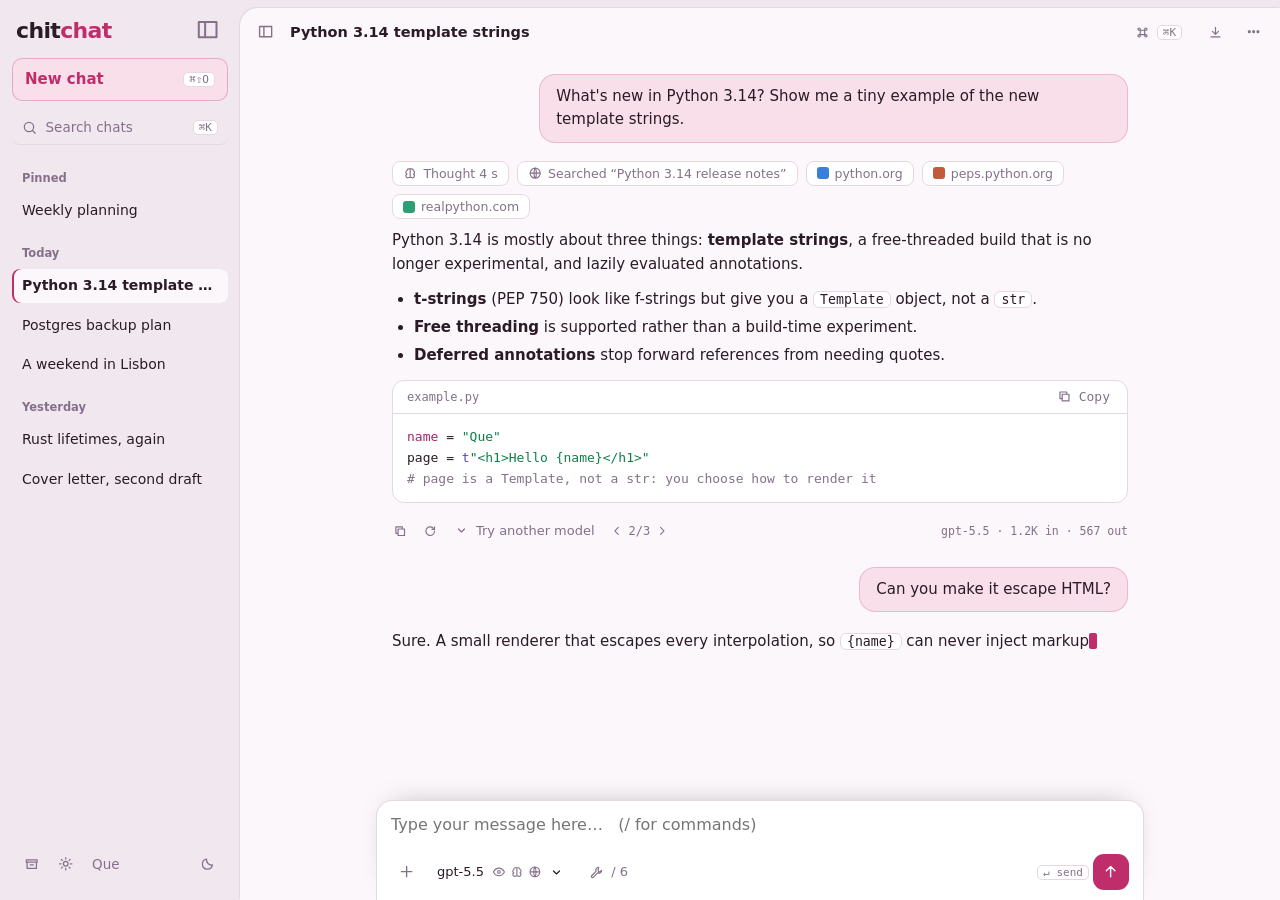
<file: design/mockups/swift.html>
<!doctype html>
<html lang="en">
<head>
<meta charset="utf-8">
<meta name="viewport" content="width=device-width, initial-scale=1">
<title>Swift · ChitChat mock</title>
<style>
/* SWIFT: built for speed and the keyboard. Almost no chrome: a tinted desk, one inset panel, a command palette on
   Cmd+K, slash commands in the box, prompts you can start from. Every control shows its shortcut. */
:root {
  color-scheme: light dark;
  --desk: light-dark(#f1e8ef, #1f121c);
  --panel: light-dark(#fbf7fa, #2a1a27);
  --raised: light-dark(#ffffff, #35212f);
  --ink: light-dark(#2a1b27, #f6eff4);
  --muted: light-dark(#85708a, #b49cb2);
  --line: light-dark(#e6d7e1, #43303c);
  --rose: light-dark(#c02d6b, #ff6fa6);
  --rose-soft: light-dark(#f9dfea, #4a2339);
  --sans: "Avenir Next", "Proxima Nova", "Helvetica Neue", system-ui, sans-serif;
  --mono: ui-monospace, "SF Mono", Menlo, monospace;
}
:root[data-theme="light"] { color-scheme: light; }
:root[data-theme="dark"] { color-scheme: dark; }
* { box-sizing: border-box; }
body { margin: 0; height: 100vh; display: grid; grid-template-rows: minmax(0, 1fr); grid-template-columns: 15rem minmax(0, 1fr); background: var(--desk); color: var(--ink); font: 15px/1.55 var(--sans); }
body.nav-closed { grid-template-columns: 0 minmax(0, 1fr); }
body[data-view="new"] .v-chat, body[data-view="chat"] .v-new { display: none !important; }
button { font: inherit; color: inherit; background: none; border: 0; cursor: pointer; padding: 0; }
.ic { display: inline-grid; place-items: center; }
.ic svg { width: 1.15em; height: 1.15em; fill: none; stroke: currentColor; stroke-width: 1.6; stroke-linecap: round; stroke-linejoin: round; }
kbd { font: 11px var(--mono); color: var(--muted); border: 1px solid var(--line); border-radius: 5px; padding: 0 5px; background: var(--raised); }
.ib { width: 32px; height: 32px; border-radius: 9px; display: inline-grid; place-items: center; color: var(--muted); }
.ib:hover { background: var(--rose-soft); color: var(--rose); }

nav { padding: 14px 12px; display: flex; flex-direction: column; gap: 6px; overflow: hidden; min-width: 0; }
.logo { display: flex; justify-content: space-between; align-items: center; padding: 0 4px; font: 800 22px var(--sans); letter-spacing: -0.03em; }
.logo b { font-weight: 800; } .logo b span { color: var(--rose); }
.newbtn { margin-top: 6px; display: flex; align-items: center; justify-content: space-between; padding: 9px 12px; border-radius: 10px; background: var(--rose-soft); color: var(--rose); font-weight: 650; border: 1px solid color-mix(in srgb, var(--rose) 30%, transparent); }
.newbtn:hover { background: color-mix(in srgb, var(--rose) 22%, var(--desk)); }
.find { display: flex; align-items: center; gap: 8px; padding: 6px 10px; margin: 4px 0 8px; border-radius: 8px; color: var(--muted); font-size: 13.5px; border-bottom: 1px solid var(--line); }
nav h3 { font: 600 11.5px var(--sans); color: var(--muted); margin: 12px 10px 3px; }
.t { display: block; padding: 6px 10px; border-radius: 8px; color: inherit; text-decoration: none; font-size: 14px; white-space: nowrap; overflow: hidden; text-overflow: ellipsis; }
.t:hover { background: color-mix(in srgb, var(--rose) 10%, transparent); }
.t[aria-current] { background: var(--panel); box-shadow: inset 2px 0 0 var(--rose); font-weight: 600; }
.nfoot { margin-top: auto; display: flex; gap: 2px; align-items: center; color: var(--muted); font-size: 13.5px; padding: 6px 4px; }
.nfoot .u { margin-left: 8px; }

main { position: relative; display: flex; flex-direction: column; min-width: 0; background: var(--panel); border-radius: 18px 0 0 0; margin-top: 8px; box-shadow: -1px -1px 0 var(--line); overflow: hidden; }
body.nav-closed main { border-radius: 0; margin: 0; }
.top { display: flex; align-items: center; gap: 4px; padding: 8px 10px 4px; }
.top .ttl { flex: 1; font-weight: 600; font-size: 14.5px; margin-left: 4px; white-space: nowrap; overflow: hidden; text-overflow: ellipsis; }
.chip { display: inline-flex; align-items: center; gap: 7px; height: 30px; padding: 0 11px; border-radius: 9px; font-size: 13px; color: var(--muted); }
.chip:hover { background: var(--rose-soft); color: var(--rose); }
.scroll { flex: 1; overflow-y: auto; }
.col { width: min(46rem, 100% - 36px); margin: 0 auto; padding-bottom: 24px; }

/* new chat */
.hero { width: min(44rem, 100% - 36px); margin: 0 auto; flex: 1; display: flex; flex-direction: column; justify-content: center; padding-bottom: 10vh; }
.hero h1 { font: 650 30px/1.2 var(--sans); letter-spacing: -0.02em; margin: 0 0 18px; }
.cats { display: flex; gap: 8px; flex-wrap: wrap; margin-bottom: 16px; }
.cat { display: inline-flex; align-items: center; gap: 8px; padding: 8px 16px; border-radius: 999px; background: var(--raised); border: 1px solid var(--line); font-weight: 600; font-size: 14px; }
.cat:hover, .cat.on { background: var(--rose-soft); border-color: color-mix(in srgb, var(--rose) 40%, var(--line)); color: var(--rose); }
.plist a { display: block; padding: 11px 10px; border-bottom: 1px solid var(--line); color: inherit; text-decoration: none; }
.plist a:hover { background: color-mix(in srgb, var(--rose) 8%, transparent); }
.plist a:last-child { border-bottom: 0; }
.plist small { color: var(--muted); margin-left: 8px; }

/* messages */
.me { display: flex; justify-content: flex-end; margin: 22px 0 18px; }
.me p { margin: 0; max-width: 80%; background: var(--rose-soft); padding: 10px 16px; border-radius: 16px; border: 1px solid color-mix(in srgb, var(--rose) 22%, transparent); }
.used { display: flex; flex-wrap: wrap; align-items: center; gap: 8px; margin-bottom: 10px; font-size: 13px; color: var(--muted); }
.used .tag { display: inline-flex; align-items: center; gap: 6px; padding: 2px 10px; border-radius: 8px; background: var(--raised); border: 1px solid var(--line); font-size: 12.5px; }
.used .fav { display: inline-block; width: 12px; height: 12px; border-radius: 3px; }
.ans p { margin: 0 0 12px; }
.ans ul { margin: 0 0 12px; padding-left: 22px; } .ans li { margin-bottom: 5px; }
.ans code { font: 0.88em var(--mono); background: var(--raised); border: 1px solid var(--line); padding: 0 6px; border-radius: 6px; }
.code { border: 1px solid var(--line); border-radius: 12px; background: var(--raised); overflow: hidden; margin: 6px 0 14px; }
.code .h { display: flex; justify-content: space-between; align-items: center; padding: 4px 6px 4px 14px; border-bottom: 1px solid var(--line); font: 12px var(--mono); color: var(--muted); }
.code pre { margin: 0; padding: 12px 14px; font: 13px/1.65 var(--mono); overflow-x: auto; }
.k { color: light-dark(#a8236a, #ff8fbd); } .s { color: light-dark(#0f7f4a, #8fd6a5); } .c { color: var(--muted); } .f { color: light-dark(#5a3fc0, #b9a6ff); }
.tools { display: flex; align-items: center; gap: 2px; color: var(--muted); margin: 2px 0 6px -6px; font-size: 12.5px; }
.tools .ib { width: 28px; height: 28px; } .tools .sp { flex: 1; } .tools .mono { font: 11.5px var(--mono); }
.vs { display: inline-flex; align-items: center; font: 12px var(--mono); }
.caret { display: inline-block; width: 8px; height: 1.05em; background: var(--rose); border-radius: 2px; vertical-align: -3px; animation: blink 0.9s steps(2) infinite; }
@keyframes blink { 50% { opacity: 0; } }

/* composer */
.dock { padding: 0 14px; }
.box { width: min(48rem, 100%); margin: 0 auto; background: var(--raised); border: 1px solid var(--line); border-bottom: 0; border-radius: 16px 16px 0 0; padding: 12px 14px 10px; position: relative; box-shadow: 0 -8px 30px -18px #0006; }
.box:focus-within { border-color: color-mix(in srgb, var(--rose) 55%, var(--line)); }
.box textarea { width: 100%; border: 0; outline: 0; resize: none; background: none; color: inherit; font: 16px/1.5 var(--sans); min-height: 28px; padding: 0; }
.box .r { display: flex; align-items: center; gap: 4px; margin-top: 6px; }
.model { display: inline-flex; align-items: center; gap: 8px; height: 30px; padding: 0 10px; border-radius: 9px; font-size: 13px; }
.model:hover { background: var(--rose-soft); }
.model .caps { display: inline-flex; gap: 4px; color: var(--muted); font-size: 12px; }
.go { width: 36px; height: 36px; border-radius: 11px; background: var(--rose); color: #fff; display: inline-grid; place-items: center; }
.go:hover { filter: brightness(1.08); }

/* palette + menus */
.scrim { position: fixed; inset: 0; background: #0006; z-index: 9; display: none; align-items: flex-start; justify-content: center; padding-top: 14vh; backdrop-filter: blur(2px); }
body[data-open="palette"] .scrim { display: flex; }
.pal { width: min(36rem, 92vw); background: var(--raised); border: 1px solid var(--line); border-radius: 16px; box-shadow: 0 30px 70px -20px #000a; overflow: hidden; }
.pal .in { display: flex; align-items: center; gap: 10px; padding: 14px 16px; border-bottom: 1px solid var(--line); color: var(--muted); }
.pal .in input { flex: 1; border: 0; outline: 0; background: none; color: var(--ink); font: 16px var(--sans); }
.pal h4 { font: 600 11.5px var(--sans); color: var(--muted); margin: 10px 16px 4px; }
.pal a { display: flex; align-items: center; gap: 12px; padding: 9px 16px; color: inherit; text-decoration: none; }
.pal a:hover, .pal a.sel { background: var(--rose-soft); }
.pal a .g { flex: 1; } .pal a small { color: var(--muted); }
.pal .end { padding: 8px 16px; border-top: 1px solid var(--line); display: flex; gap: 14px; color: var(--muted); font-size: 12px; }
.menu { position: absolute; z-index: 6; background: var(--raised); border: 1px solid var(--line); border-radius: 12px; box-shadow: 0 18px 44px -14px #000a; padding: 5px; width: 20rem; }
body:not([data-open="tools"]) #m-tools, body:not([data-open="model"]) #m-model, body:not([data-open="menu"]) #m-menu { display: none; }
#m-tools { left: 0; bottom: calc(100% + 8px); } #m-model { left: 90px; bottom: calc(100% + 8px); width: 16rem; }
#m-menu { right: 10px; top: 46px; width: 16rem; }
.mi { display: flex; align-items: center; gap: 10px; padding: 7px 10px; border-radius: 8px; width: 100%; text-align: left; font-size: 14px; }
.mi:hover { background: var(--rose-soft); } .mi .g { flex: 1; } .mi kbd, .mi small { color: var(--muted); font-size: 12px; }
.mi .slash { font: 600 13px var(--mono); color: var(--rose); width: 4.6rem; }
.menu hr { border: 0; border-top: 1px solid var(--line); margin: 4px 2px; }
.menu h5 { font: 600 11px var(--sans); color: var(--muted); margin: 6px 10px 2px; }
.red { color: light-dark(#b3261e, #ff9a92); }
body[data-view="new"] .scroll { display: none; }
@media (max-width: 860px) { body, body.nav-closed { grid-template-columns: 0 minmax(0, 1fr); } nav { display: none; } main { margin: 0; border-radius: 0; } }
</style>
</head>
<body>
<nav>
  <div class="logo"><b>chit<span>chat</span></b><button class="ib" data-toggle="nav" aria-label="Sidebar"><i data-i="sidebar"></i></button></div>
  <button class="newbtn" data-view-to="new">New chat <kbd>⌘⇧O</kbd></button>
  <div class="find" data-open="palette"><i data-i="search"></i> Search chats <kbd style="margin-left:auto">⌘K</kbd></div>
  <h3>Pinned</h3>
  <a class="t" href="#">Weekly planning</a>
  <h3>Today</h3>
  <a class="t" href="#" aria-current="page" data-view-to="chat">Python 3.14 template strings</a>
  <a class="t" href="#">Postgres backup plan</a>
  <a class="t" href="#">A weekend in Lisbon</a>
  <h3>Yesterday</h3>
  <a class="t" href="#">Rust lifetimes, again</a>
  <a class="t" href="#">Cover letter, second draft</a>
  <div class="nfoot"><button class="ib" aria-label="Archived"><i data-i="archive"></i></button><button class="ib" aria-label="Settings"><i data-i="gear"></i></button><span class="u">Que</span><span style="flex:1"></span><button class="ib" data-theme-toggle aria-label="Theme"><i data-i="moon"></i></button></div>
</nav>

<main>
  <div class="top">
    <button class="ib" data-toggle="nav" aria-label="Sidebar"><i data-i="sidebar"></i></button>
    <div class="ttl v-chat">Python 3.14 template strings</div><div class="ttl v-new" style="color:var(--muted);font-weight:500">New chat</div>
    <button class="chip" data-open="palette"><i data-i="command"></i> <kbd>⌘K</kbd></button>
    <button class="chip v-chat"><i data-i="download"></i></button>
    <button class="ib" data-open="menu" aria-label="Chat actions"><i data-i="more"></i></button>
  </div>

  <div class="scroll v-chat">
    <div class="col">
      <div class="me"><p>What's new in Python 3.14? Show me a tiny example of the new template strings.</p></div>
      <div class="used">
        <span class="tag"><i data-i="brain"></i> Thought 4 s</span>
        <span class="tag"><i data-i="globe"></i> Searched “Python 3.14 release notes”</span>
        <span class="tag"><i class="fav" style="background:#3b7ddd"></i> python.org</span>
        <span class="tag"><i class="fav" style="background:#c25b3a"></i> peps.python.org</span>
        <span class="tag"><i class="fav" style="background:#2f9e74"></i> realpython.com</span>
      </div>
      <div class="ans">
        <p>Python 3.14 is mostly about three things: <b>template strings</b>, a free-threaded build that is no longer experimental, and lazily evaluated annotations.</p>
        <ul>
          <li><b>t-strings</b> (PEP 750) look like f-strings but give you a <code>Template</code> object, not a <code>str</code>.</li>
          <li><b>Free threading</b> is supported rather than a build-time experiment.</li>
          <li><b>Deferred annotations</b> stop forward references from needing quotes.</li>
        </ul>
        <div class="code"><div class="h"><span>example.py</span><button class="chip" style="height:24px"><i data-i="copy"></i> Copy</button></div>
<pre><span class="k">name</span> = <span class="s">"Que"</span>
page = <span class="f">t</span><span class="s">"&lt;h1&gt;Hello {name}&lt;/h1&gt;"</span>
<span class="c"># page is a Template, not a str: you choose how to render it</span></pre></div>
      </div>
      <div class="tools">
        <button class="ib" aria-label="Copy"><i data-i="copy"></i></button>
        <button class="ib" aria-label="Retry"><i data-i="refresh"></i></button>
        <button class="chip" style="height:26px;padding:0 8px"><i data-i="down"></i> Try another model</button>
        <span class="vs"><button class="ib" style="width:24px"><i data-i="left"></i></button>2/3<button class="ib" style="width:24px"><i data-i="right"></i></button></span>
        <span class="sp"></span><span class="mono">gpt-5.5 · 1.2K in · 567 out</span>
      </div>

      <div class="me"><p>Can you make it escape HTML?</p></div>
      <div class="ans"><p>Sure. A small renderer that escapes every interpolation, so <code>{name}</code> can never inject markup<span class="caret"></span></p></div>
    </div>
  </div>

  <div class="hero v-new">
    <h1>How can I help you, Que?</h1>
    <div class="cats">
      <button class="cat on"><i data-i="globe"></i> Look up</button>
      <button class="cat"><i data-i="book"></i> Read</button>
      <button class="cat"><i data-i="calc"></i> Work out</button>
      <button class="cat"><i data-i="clock"></i> Plan</button>
    </div>
    <div class="plist">
      <a href="#" data-view-to="chat">What's new in Python 3.14?<small>continue · 12 min ago</small></a>
      <a href="#">Find the latest on free-threaded Python and summarize it</a>
      <a href="#">Compare two libraries from their documentation pages</a>
      <a href="#">How many days until the end of the quarter?</a>
    </div>
  </div>

  <div class="dock">
    <div class="box">
      <textarea rows="1" placeholder="Type your message here…   (/ for commands)"></textarea>
      <div class="r">
        <button class="ib" aria-label="Attach"><i data-i="plus"></i></button>
        <button class="model" data-open="model">gpt-5.5 <span class="caps"><i data-i="eye"></i><i data-i="brain"></i><i data-i="globe"></i></span> <i data-i="down"></i></button>
        <button class="chip" data-open="tools"><i data-i="wrench"></i> / 6</button>
        <span style="flex:1"></span>
        <kbd>↵ send</kbd>
        <button class="go" aria-label="Send"><i data-i="send"></i></button>
      </div>
      <div class="menu" id="m-tools" data-keep-open>
        <h5>Commands</h5>
        <button class="mi"><span class="slash">/calc</span><span class="g">Exact arithmetic</span><small>on</small></button>
        <button class="mi"><span class="slash">/chats</span><span class="g">Search your past chats</span><small>on</small></button>
        <button class="mi"><span class="slash">/read</span><span class="g">Read a web page</span><small>on</small></button>
        <button class="mi"><span class="slash">/time</span><span class="g">Date and time</span><small>on</small></button>
        <button class="mi"><span class="slash">/chat</span><span class="g">Open a past chat</span><small>on</small></button>
        <button class="mi"><span class="slash">/file</span><span class="g">Read an earlier file</span><small>on</small></button>
        <hr>
        <button class="mi"><span class="slash" style="color:var(--muted)">/web</span><span class="g">Search the web</span><small>off</small></button>
      </div>
      <div class="menu" id="m-model" data-keep-open>
        <button class="mi"><i data-i="check"></i><span class="g">gpt-5.5</span><small>default</small></button>
        <button class="mi"><i style="width:1.15em"></i><span class="g">gpt-5-mini</span><small>reasoning</small></button>
        <button class="mi"><i style="width:1.15em"></i><span class="g">gpt-oss:120b</span></button>
        <hr>
        <button class="mi"><i data-i="sliders"></i><span class="g">Instructions for this chat</span><kbd>⌘,</kbd></button>
      </div>
    </div>
  </div>

  <div class="menu" id="m-menu" data-keep-open>
    <button class="mi"><i data-i="sliders"></i><span class="g">Instructions…</span><kbd>⌘,</kbd></button>
    <hr>
    <button class="mi"><i data-i="pin"></i><span class="g">Pin</span></button>
    <button class="mi"><i data-i="pencil"></i><span class="g">Rename…</span><kbd>F2</kbd></button>
    <button class="mi"><i data-i="download"></i><span class="g">Download as Markdown</span></button>
    <button class="mi"><i data-i="archive"></i><span class="g">Archive</span></button>
    <hr>
    <button class="mi red"><i data-i="trash"></i><span class="g">Delete…</span></button>
  </div>
</main>

<div class="scrim" data-open="palette"><div class="pal" data-keep-open onclick="event.stopPropagation()">
  <div class="in"><i data-i="search"></i><input placeholder="Search chats and actions…" aria-label="Search"><kbd>esc</kbd></div>
  <h4>Chats</h4>
  <a href="#" class="sel" data-view-to="chat"><i data-i="chat"></i><span class="g">Python 3.14 template strings</span><small>12 min ago</small></a>
  <a href="#"><i data-i="chat"></i><span class="g">Postgres backup plan</span><small>11:40</small></a>
  <a href="#"><i data-i="chat"></i><span class="g">A weekend in Lisbon</span><small>09:15</small></a>
  <h4>Actions</h4>
  <a href="#" data-view-to="new"><i data-i="plus"></i><span class="g">New chat</span><kbd>⌘⇧O</kbd></a>
  <a href="#"><i data-i="brain"></i><span class="g">Switch model…</span><kbd>⌘/</kbd></a>
  <a href="#"><i data-i="wrench"></i><span class="g">Turn tools on or off…</span></a>
  <a href="#"><i data-i="moon"></i><span class="g">Toggle dark mode</span></a>
  <a href="#"><i data-i="gear"></i><span class="g">Settings</span><kbd>⌘,</kbd></a>
  <div class="end"><span><kbd>↑</kbd> <kbd>↓</kbd> move</span><span><kbd>↵</kbd> open</span><span><kbd>esc</kbd> close</span></div>
</div></div>
<script src="mock.js"></script>
</body>
</html>
</file>
